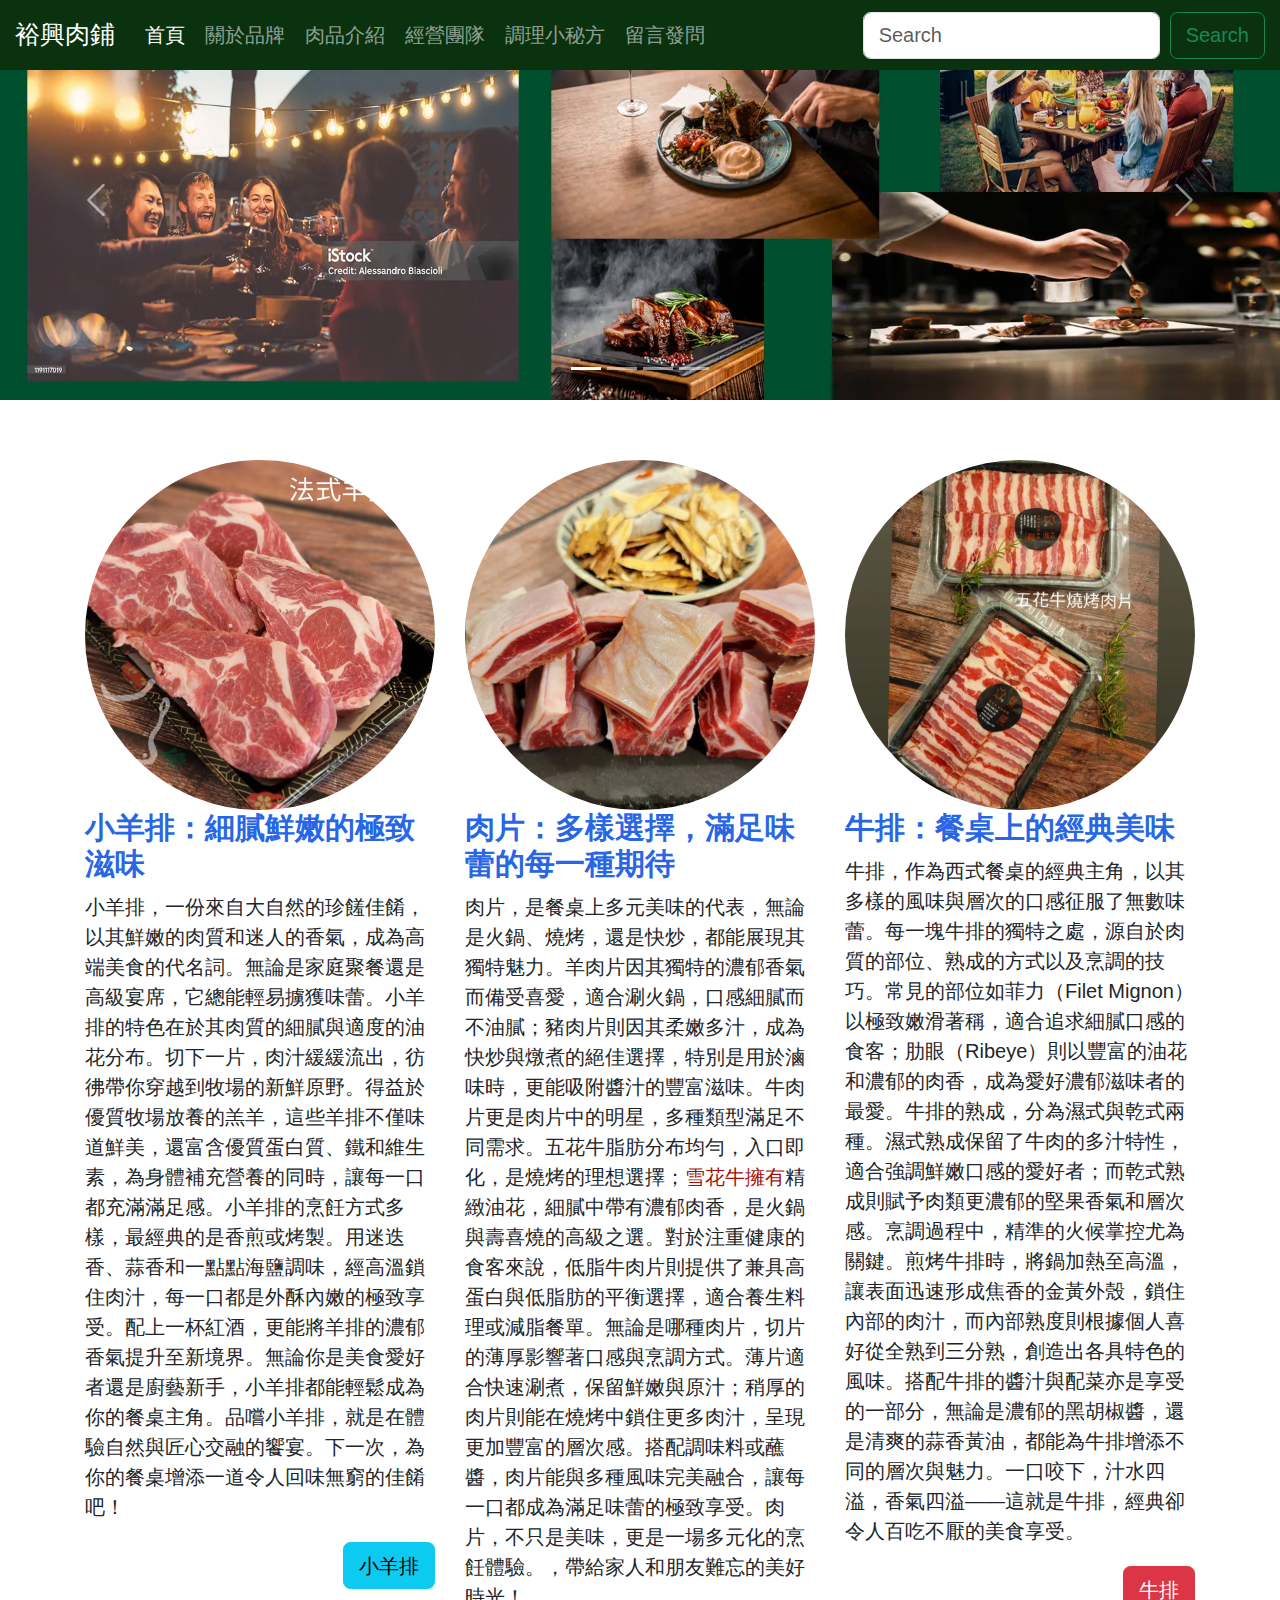
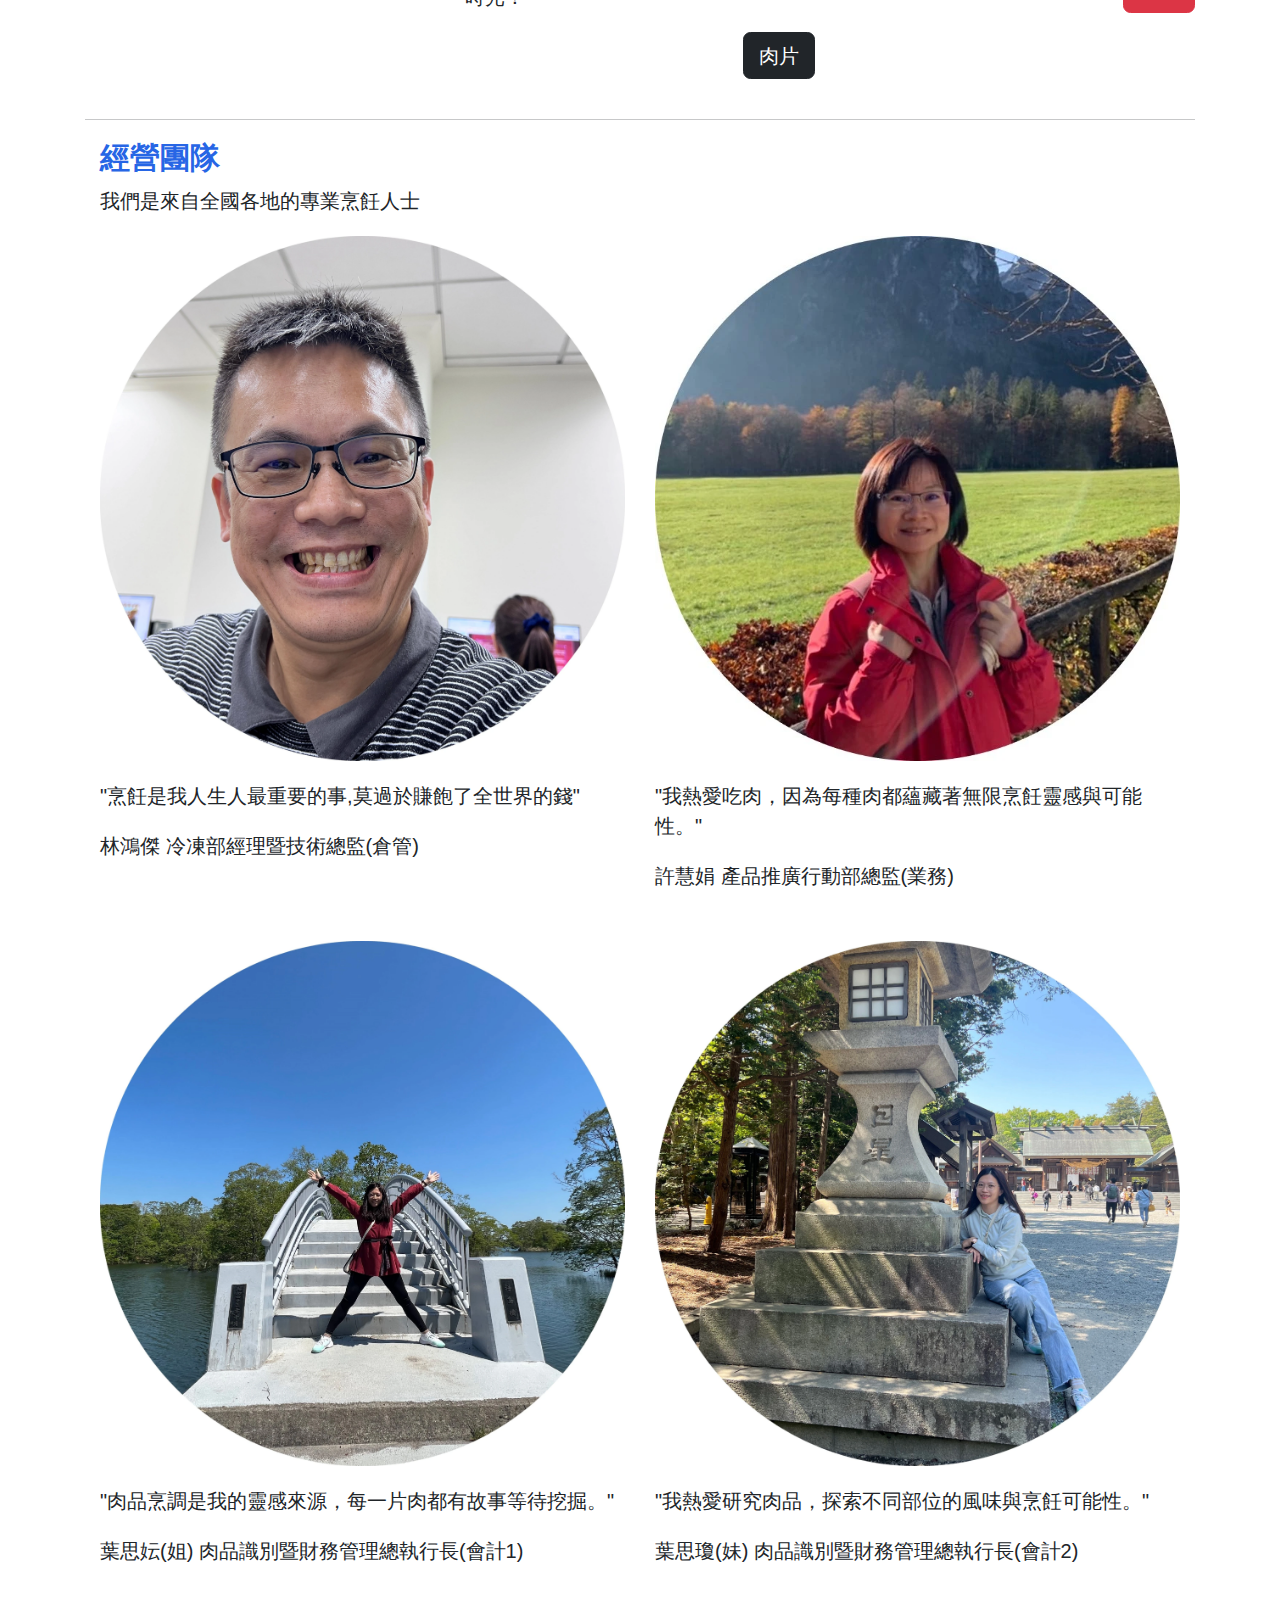
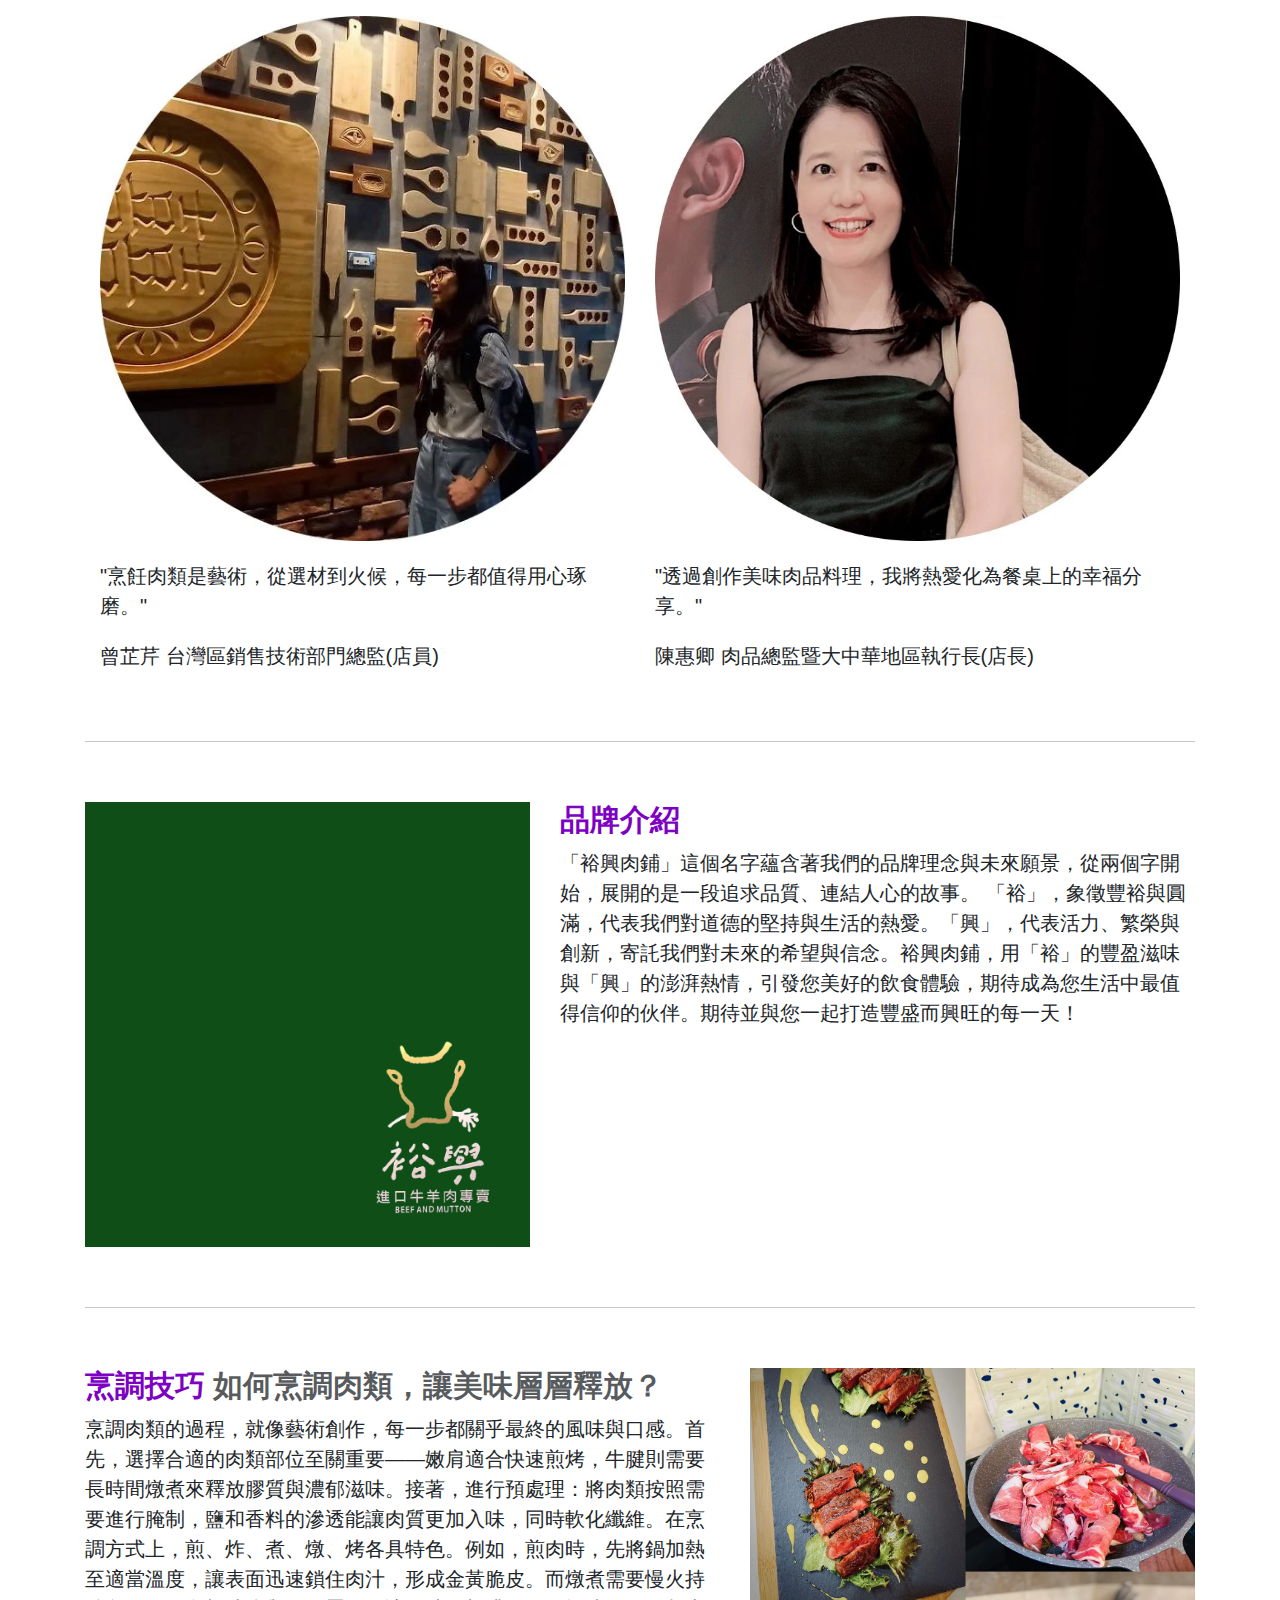
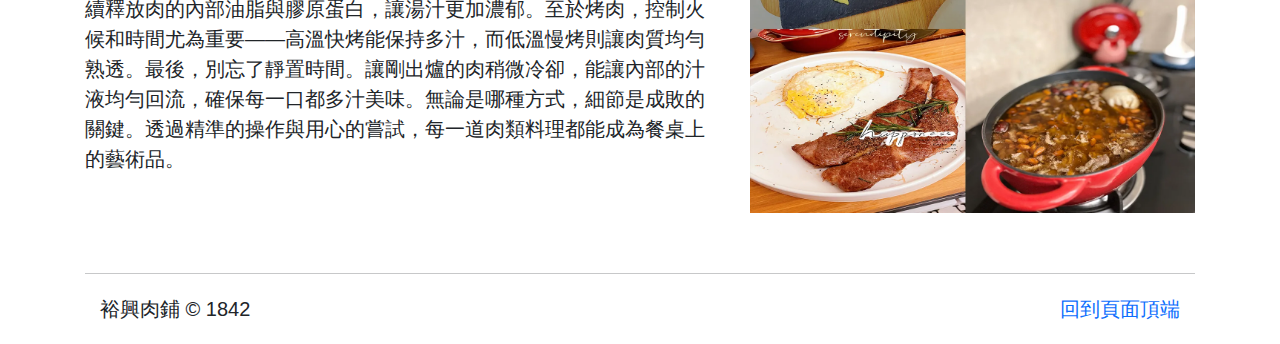
<file: index.html>
<!doctype html>
<html lang="Zh-Hant-TW">
<head>
    <meta charset="UTF-8">
    <meta name="viewport" content="width=device-width, initial-scale=1">
    <meta name="author" content="裕興肉鋪">
    <meta name="description" content="裕興肉鋪，彰化員林高品質肉品專賣店，提供羊肉、雪花牛、低脂牛、翼阪牛、骰子牛、嫩煎牛、牛排、低脂牛、小羔羊等精選肉品，適合火鍋、燒烤與高端宴席，滿足各種烹調需求，讓每一餐都成為饗宴。">
    <meta name="generator" content="Visual Studio Code">
    <meta name="keywords" content="裕興肉鋪,彰化員林,肉品專賣店,羊肉,牛肉,牛排,低脂牛,翼阪牛,雪花牛,小羔羊,小羊排,高端美食,家庭聚餐,高級宴席,迷迭香羊排,紅酒搭配,火鍋肉片,燒烤肉片,牛肉片,羊肉片,豬肉片,減脂料理,養生料理,烹調技巧,嫩肩牛肉,牛腱燉煮,乾式熟成,濕式熟成,黑胡椒醬牛排,蒜香黃油牛排,美食饗宴,藝術烹飪,肉品批發,餐桌佳餚">
    <!--favicon-->
    <link rel="shortcut icon" href="/favicon.png">
  <title>裕興肉鋪-首頁</title>
  <link href="https://cdn.jsdelivr.net/npm/bootstrap@5.3.3/dist/css/bootstrap.min.css" rel="stylesheet" integrity="sha384-QWTKZyjpPEjISv5WaRU9OFeRpok6YctnYmDr5pNlyT2bRjXh0JMhjY6hW+ALEwIH" crossorigin="anonymous">
  <link rel="stylesheet" href="css/custom.css">
    <!--GA 追踪分析-->
</head>
  <body>
   <header class="fixed-top">
    <nav class="navbar navbar-expand-lg bg-dark navbar-dark">
      <div class="container-fluid">
        <a class="navbar-brand" href="#">裕興肉鋪</a>
        <button class="navbar-toggler" type="button" data-bs-toggle="collapse" data-bs-target="#navbarSupportedContent" aria-controls="navbarSupportedContent" aria-expanded="false" aria-label="Toggle navigation">
          <span class="navbar-toggler-icon"></span>
        </button>
        <div class="collapse navbar-collapse" id="navbarSupportedContent">
          <ul class="navbar-nav me-auto mb-2 mb-lg-0">
            <li class="nav-item">
              <a class="nav-link active" aria-current="page" href="index.html">首頁</a>
            </li>
            <li class="nav-item">
            <a class="nav-link" href="about.html">關於品牌</a>
            </li>
            <li class="nav-item">
            <a class="nav-link" href="viewpoint.html">肉品介紹</a>
            </li>
            <li class="nav-item">
              <a class="nav-link" href="hotel.html">經營團隊</a>
            </li>            
            <li class="nav-item">
              <a class="nav-link" href="safe.html">調理小秘方</a>
            </li>            
            <li class="nav-item">
              <a class="nav-link" href="https://toolkit.url.com.tw/bbs/index.php?email=bbs@trial-157895.url.tw" target="_blank">留言發問</a>
            </li>
          </ul>      
          <form class="d-flex" role="search">
            <input class="form-control me-2" type="search" placeholder="Search" aria-label="Search">
            <button class="btn btn-outline-success" type="submit">Search</button>
          </form>        
        </div>      
      </div>    
    </nav>   
  </header>   
   <main>
    <div id="carouselExampleIndicators" class="carousel slide">
      <div class="carousel-indicators">
        <button type="button" data-bs-target="#carouselExampleIndicators" data-bs-slide-to="0" class="active" aria-current="true" aria-label="Slide 1"></button>
        <button type="button" data-bs-target="#carouselExampleIndicators" data-bs-slide-to="1" aria-label="Slide 2"></button>
        <button type="button" data-bs-target="#carouselExampleIndicators" data-bs-slide-to="2" aria-label="Slide 3"></button>
        <button type="button" data-bs-target="#carouselExampleIndicators" data-bs-slide-to="3" aria-label="Slide 4"></button>
       </div>
      <div class="carousel-inner">
        <div class="carousel-item active">
          <img src="images/index/BEEF/02.webp" class="d-block w-100" alt="裕興肉鋪" title="裕興肉鋪" aria-label="裕興肉鋪">
        </div>
        <div class="carousel-item">
          <img src="images/index/BEEF/01.webp" class="d-block w-100" alt="裕興肉鋪" title="裕興肉鋪" aria-label="裕興肉鋪">
        </div>
        <div class="carousel-item">
          <img src="images/index/BEEF/03.webp" class="d-block w-100" alt="裕興肉鋪" title="裕興肉鋪" aria-label="裕興肉鋪">
        </div>
        <div class="carousel-item">
          <img src="images/index/BEEF/04.webp" class="d-block w-100" alt="裕興肉鋪" title="裕興肉鋪" aria-label="裕興肉鋪">
        </div>
      </div>
      <button class="carousel-control-prev" type="button" data-bs-target="#carouselExampleIndicators" data-bs-slide="prev">
        <span class="carousel-control-prev-icon" aria-hidden="true"></span>
        <span class="visually-hidden">Previous</span>
      </button>
      <button class="carousel-control-next" type="button" data-bs-target="#carouselExampleIndicators" data-bs-slide="next">
        <span class="carousel-control-next-icon" aria-hidden="true"></span>
        <span class="visually-hidden">Next</span>
      </button>
    </div>
    <div class="container">
      <div class="row">
        
        <div class="col-lg-4 order-md-0 mt-5">
            <img src="images/index/BEEF/05.webp" class="rounded-circle w-100" title="小羊排" alt="小羊排" aria-label="小羊排" >
          <div class="card-body">
            <h2 class="">小羊排：細膩鮮嫩的極致滋味</h2>
            <p class="card-text">小羊排，一份來自大自然的珍饈佳餚，以其鮮嫩的肉質和迷人的香氣，成為高端美食的代名詞。無論是家庭聚餐還是高級宴席，它總能輕易擄獲味蕾。小羊排的特色在於其肉質的細膩與適度的油花分布。切下一片，肉汁緩緩流出，彷彿帶你穿越到牧場的新鮮原野。得益於優質牧場放養的羔羊，這些羊排不僅味道鮮美，還富含優質蛋白質、鐵和維生素，為身體補充營養的同時，讓每一口都充滿滿足感。小羊排的烹飪方式多樣，最經典的是香煎或烤製。用迷迭香、蒜香和一點點海鹽調味，經高溫鎖住肉汁，每一口都是外酥內嫩的極致享受。配上一杯紅酒，更能將羊排的濃郁香氣提升至新境界。無論你是美食愛好者還是廚藝新手，小羊排都能輕鬆成為你的餐桌主角。品嚐小羊排，就是在體驗自然與匠心交融的饗宴。下一次，為你的餐桌增添一道令人回味無窮的佳餚吧！</p>
            <p class="text-end"><a href="https://zh.wikipedia.org/zh-tw/%E7%BE%8A%E6%8E%92" target="_blank" class="btn btn-info" role="button">小羊排</a></p>
          </div>
        </div>
        
        <div class="col-lg-4 order-md-1 mt-5">
            <img src="images/index/BEEF/07.webp" class="rounded-circle w-100" title="小羔羊" alt="小羔羊" aria-label="小羔羊" >
          <div class="card-body">
            <h2 class="">肉片：多樣選擇，滿足味蕾的每一種期待</h2>
            <p class="card-text">肉片，是餐桌上多元美味的代表，無論是火鍋、燒烤，還是快炒，都能展現其獨特魅力。羊肉片因其獨特的濃郁香氣而備受喜愛，適合涮火鍋，口感細膩而不油膩；豬肉片則因其柔嫩多汁，成為快炒與燉煮的絕佳選擇，特別是用於滷味時，更能吸附醬汁的豐富滋味。牛肉片更是肉片中的明星，多種類型滿足不同需求。五花牛脂肪分布均勻，入口即化，是燒烤的理想選擇；<span class="text-orange">雪花牛擁有</span>精緻油花，細膩中帶有濃郁肉香，是火鍋與壽喜燒的高級之選。對於注重健康的食客來說，低脂牛肉片則提供了兼具高蛋白與低脂肪的平衡選擇，適合養生料理或減脂餐單。無論是哪種肉片，切片的薄厚影響著口感與烹調方式。薄片適合快速涮煮，保留鮮嫩與原汁；稍厚的肉片則能在燒烤中鎖住更多肉汁，呈現更加豐富的層次感。搭配調味料或蘸醬，肉片能與多種風味完美融合，讓每一口都成為滿足味蕾的極致享受。肉片，不只是美味，更是一場多元化的烹飪體驗。，帶給家人和朋友難忘的美好時光！</p>
            <p class="text-end"><a href="https://zh.wikipedia.org/zh-tw/%E7%BE%8A%E8%82%89" target="_blank" class="btn btn-dark" role="button">肉片</a></p>
          </div>
        </div>           
        
        <div class="col-lg-4 order-md-2 mt-5">
            <img src="images/index/BEEF/06.webp" class="rounded-circle w-100" title="五花牛" alt="五花牛" aria-label="五花牛" >
          <div class="card-body">
            <h2 class="">牛排：餐桌上的經典美味</h2>
            <p class="card-text">牛排，作為西式餐桌的經典主角，以其多樣的風味與層次的口感征服了無數味蕾。每一塊牛排的獨特之處，源自於肉質的部位、熟成的方式以及烹調的技巧。常見的部位如菲力（Filet Mignon）以極致嫩滑著稱，適合追求細膩口感的食客；肋眼（Ribeye）則以豐富的油花和濃郁的肉香，成為愛好濃郁滋味者的最愛。牛排的熟成，分為濕式與乾式兩種。濕式熟成保留了牛肉的多汁特性，適合強調鮮嫩口感的愛好者；而乾式熟成則賦予肉類更濃郁的堅果香氣和層次感。烹調過程中，精準的火候掌控尤為關鍵。煎烤牛排時，將鍋加熱至高溫，讓表面迅速形成焦香的金黃外殼，鎖住內部的肉汁，而內部熟度則根據個人喜好從全熟到三分熟，創造出各具特色的風味。搭配牛排的醬汁與配菜亦是享受的一部分，無論是濃郁的黑胡椒醬，還是清爽的蒜香黃油，都能為牛排增添不同的層次與魅力。一口咬下，汁水四溢，香氣四溢——這就是牛排，經典卻令人百吃不厭的美食享受。</p>
            <p class="text-end"><a href="https://zh.wikipedia.org/zh-tw/%E5%92%8C%E7%89%9B" target="_blank" class="btn btn-danger" role="button">牛排</a></p>
          </div>
        </div>
    </div>
    <hr>
        <!-- Testimonials Section -->
        <section class="testimonials-12 testimonials section" id="testimonials">
          <!-- Section Title -->
          <div class="container section-title" data-aos="fade-up">
            <h2>經營團隊</h2>
            <p>我們是來自全國各地的專業烹飪人士</p>
          </div><!-- End Section Title -->
    
          <div class="testimonial-wrap">
            <div class="container">
              <div class="row">
                <div class="col-md-6 mb-4 mb-md-4"> 
                  <div class="testimonial">
                    <img src="images/index/BEEF/10-800_800_C.webp" class="img-fluid mx-auto" title="林鴻傑" alt="林鴻傑" aria-label="林鴻傑" >
                    <blockquote>
                      <p class="mt-3">"烹飪是我人生人最重要的事,莫過於賺飽了全世界的錢"</p>
                    </blockquote>
                    <p class="client-name"> 林鴻傑  冷凍部經理暨技術總監(倉管)</p>
                  </div>
                </div>
                <div class="col-md-6 mb-4 mb-md-4">
                  <div class="testimonial">
                    <img src="images/index/BEEF/11-800_800_C.webp" class="img-fluid mx-auto" title="許慧娟" alt="許慧娟" aria-label="許慧娟" >
                    <blockquote>
                      <p class="mt-3">"我熱愛吃肉，因為每種肉都蘊藏著無限烹飪靈感與可能性。"</p>
                    </blockquote>
                    <p class="client-name">許慧娟  產品推廣行動部總監(業務)</p>
                  </div>
                </div>
                <div class="col-md-6 mb-4 mb-md-4">
                  <div class="testimonial">
                    <img src="images/index/BEEF/12-800_800_C.webp" class="img-fluid mx-auto" title="葉思妘" alt="葉思妘" aria-label="葉思妘" >
                    <blockquote>
                      <p class="mt-3">"肉品烹調是我的靈感來源，每一片肉都有故事等待挖掘。"</p>
                    </blockquote>
                    <p class="client-name">葉思妘(姐)  肉品識別暨財務管理總執行長(會計1)</p>
                  </div>
                </div>
                <div class="col-md-6 mb-4 mb-md-4">
                  <div class="testimonial">
                    <img src="images/index/BEEF/13-800_800_C.webp" class="img-fluid mx-auto" title="葉思妘" alt="葉思妘" aria-label="葉思妘" >
                    <blockquote>
                      <p class="mt-3">"我熱愛研究肉品，探索不同部位的風味與烹飪可能性。"</p>
                      <blockquote>
                      <p class="client-name">葉思瓊(妹)  肉品識別暨財務管理總執行長(會計2)</p>
                  </div>
                </div>
                <div class="col-md-6 mb-4 mb-md-4">
                  <div class="testimonial">
                    <img src="images/index/BEEF/14-800_800_C.webp" class="img-fluid mx-auto" title="曾芷芹" alt="曾芷芹" aria-label="曾芷芹" >
                    <blockquote>
                      <p class="mt-3">"烹飪肉類是藝術，從選材到火候，每一步都值得用心琢磨。"</p>
                    </blockquote>
                    <p class="client-name">曾芷芹  台灣區銷售技術部門總監(店員)</p>
                  </div>
                </div>
                <div class="col-md-6 mb-4 mb-md-4">
                  <div class="testimonial">
                    <img src="images/index/BEEF/15-800_800_C.webp" class="img-fluid mx-auto" title="陳惠卿" alt="陳惠卿" aria-label="陳惠卿" >
                    <blockquote>
                      <p class="mt-3">"透過創作美味肉品料理，我將熱愛化為餐桌上的幸福分享。"</p>
                    </blockquote>
                    <p class="client-name">陳惠卿  肉品總監暨大中華地區執行長(店長)</p>
                  </div>
                </div>
              </div>
            </div>
          </div>
        </section><!-- /Testimonials Section -->
     <hr>
     <div class="row my-5">
    <div class="col-md-5">
      <img src="images/index/BEEF/09.webp" class="img-fluid mx-auto" title="品牌介紹" alt="品牌介紹" aria-label="品牌介紹" >
    </div>
    <div class="col-md-7">
      <h3>品牌介紹<span class="text-muted"> </span></h3>
      <p>「裕興肉鋪」這個名字蘊含著我們的品牌理念與未來願景，從兩個字開始，展開的是一段追求品質、連結人心的故事。
        「裕」，象徵豐裕與圓滿，代表我們對道德的堅持與生活的熱愛。「興」，代表活力、繁榮與創新，寄託我們對未來的希望與信念。裕興肉鋪，用「裕」的豐盈滋味與「興」的澎湃熱情，引發您美好的飲食體驗，期待成為您生活中最值得信仰的伙伴。期待並與您一起打造豐盛而興旺的每一天！</p>
    </div>
     </div>
     <hr>
    <div class="row my-5">
     <div class="col-md-7">
      <h3>烹調技巧<span class="text-muted"> 如何烹調肉類，讓美味層層釋放？</span></h3>
      <p>烹調肉類的過程，就像藝術創作，每一步都關乎最終的風味與口感。首先，選擇合適的肉類部位至關重要——嫩肩適合快速煎烤，牛腱則需要長時間燉煮來釋放膠質與濃郁滋味。接著，進行預處理：將肉類按照需要進行腌制，鹽和香料的滲透能讓肉質更加入味，同時軟化纖維。在烹調方式上，煎、炸、煮、燉、烤各具特色。例如，煎肉時，先將鍋加熱至適當溫度，讓表面迅速鎖住肉汁，形成金黃脆皮。而燉煮需要慢火持續釋放肉的內部油脂與膠原蛋白，讓湯汁更加濃郁。至於烤肉，控制火候和時間尤為重要——高溫快烤能保持多汁，而低溫慢烤則讓肉質均勻熟透。最後，別忘了靜置時間。讓剛出爐的肉稍微冷卻，能讓內部的汁液均勻回流，確保每一口都多汁美味。無論是哪種方式，細節是成敗的關鍵。透過精準的操作與用心的嘗試，每一道肉類料理都能成為餐桌上的藝術品。
      </p>
    </div>
    <div class="col-md-5">
      <img src="images/index/BEEF/08.webp" class="img-fluid mx-auto" title="烹調技巧" alt="烹調技巧" aria-label="烹調技巧" >
    </div>
    </div>  
   <hr>
   <footer class="container" >
    <p class="float-end"><a href="#top" >回到頁面頂端</a></p>
    <p>裕興肉鋪 &copy; 1842</p>
   </footer>
  
  </main> 
  <script src="https://cdn.jsdelivr.net/npm/bootstrap@5.3.3/dist/js/bootstrap.bundle.min.js" integrity="sha384-YvpcrYf0tY3lHB60NNkmXc5s9fDVZLESaAA55NDzOxhy9GkcIdslK1eN7N6jIeHz" crossorigin="anonymous"></script>
  </body>
</html>
</file>
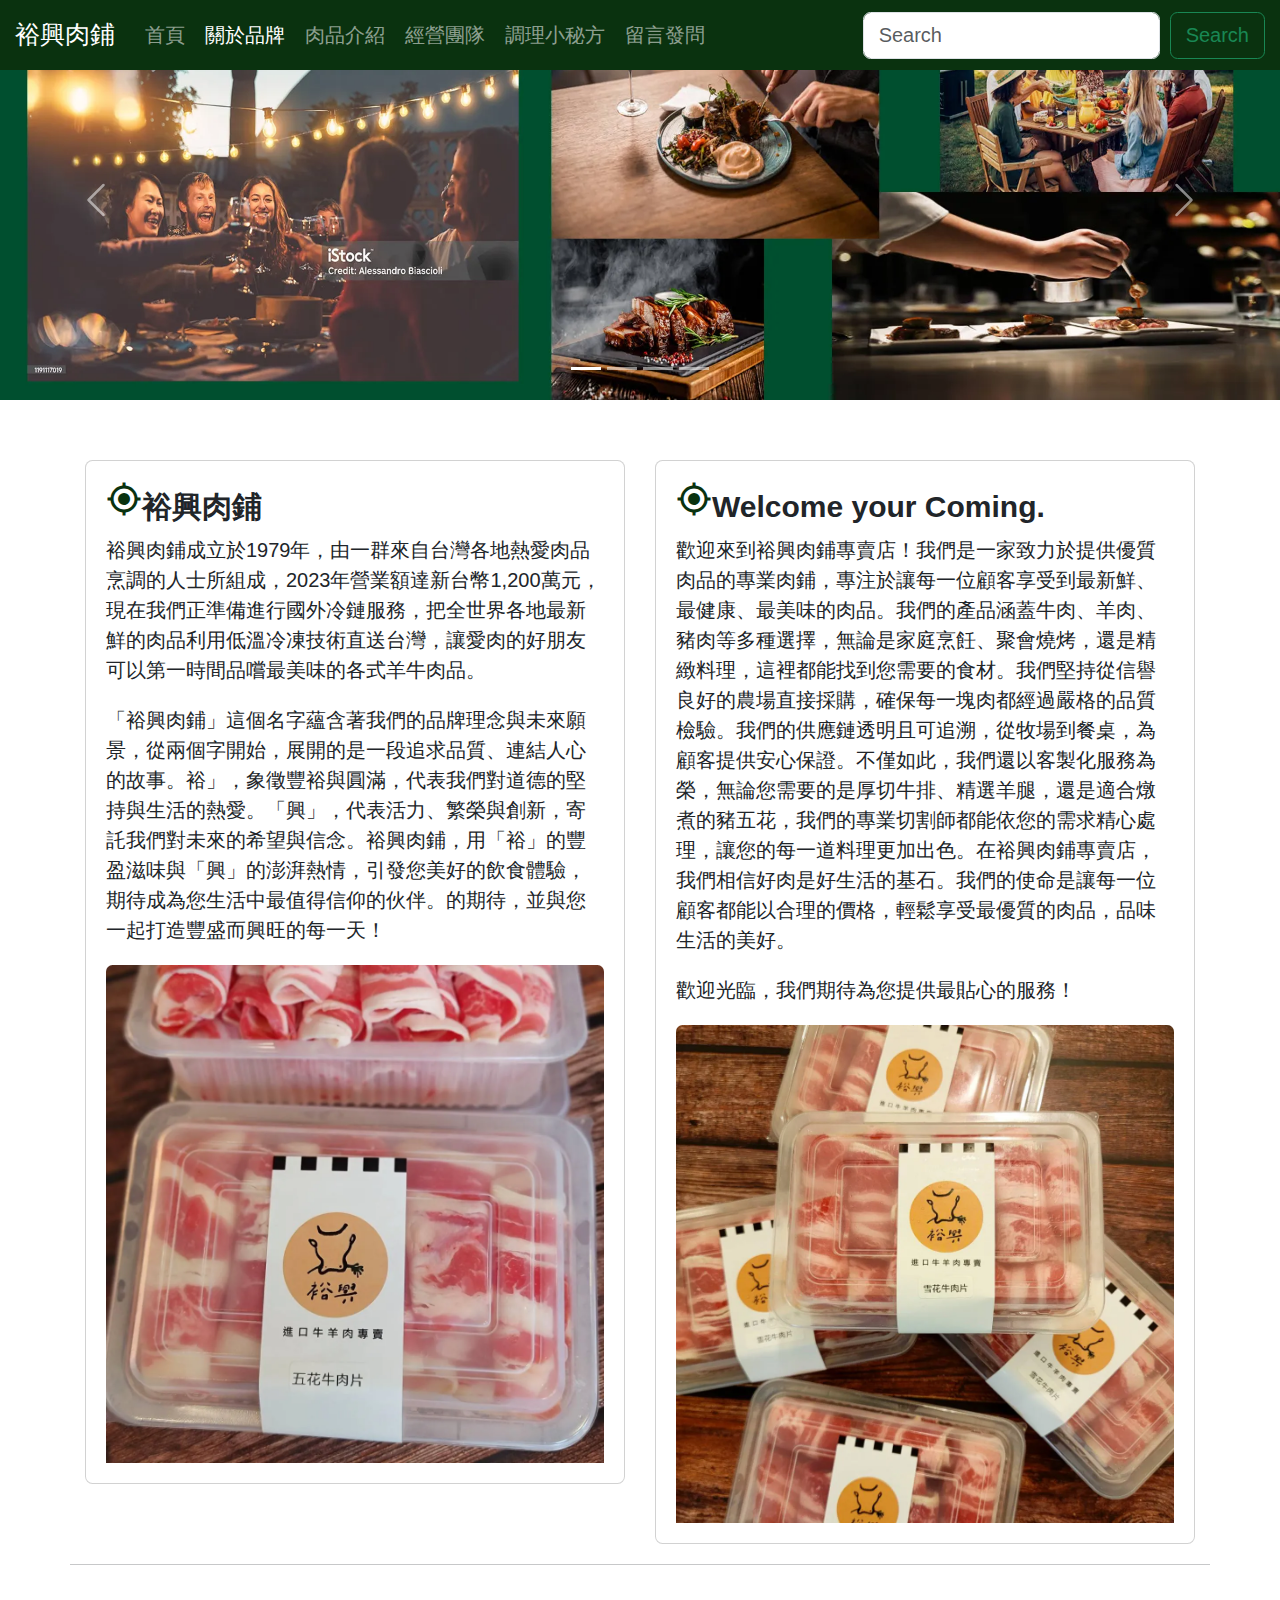
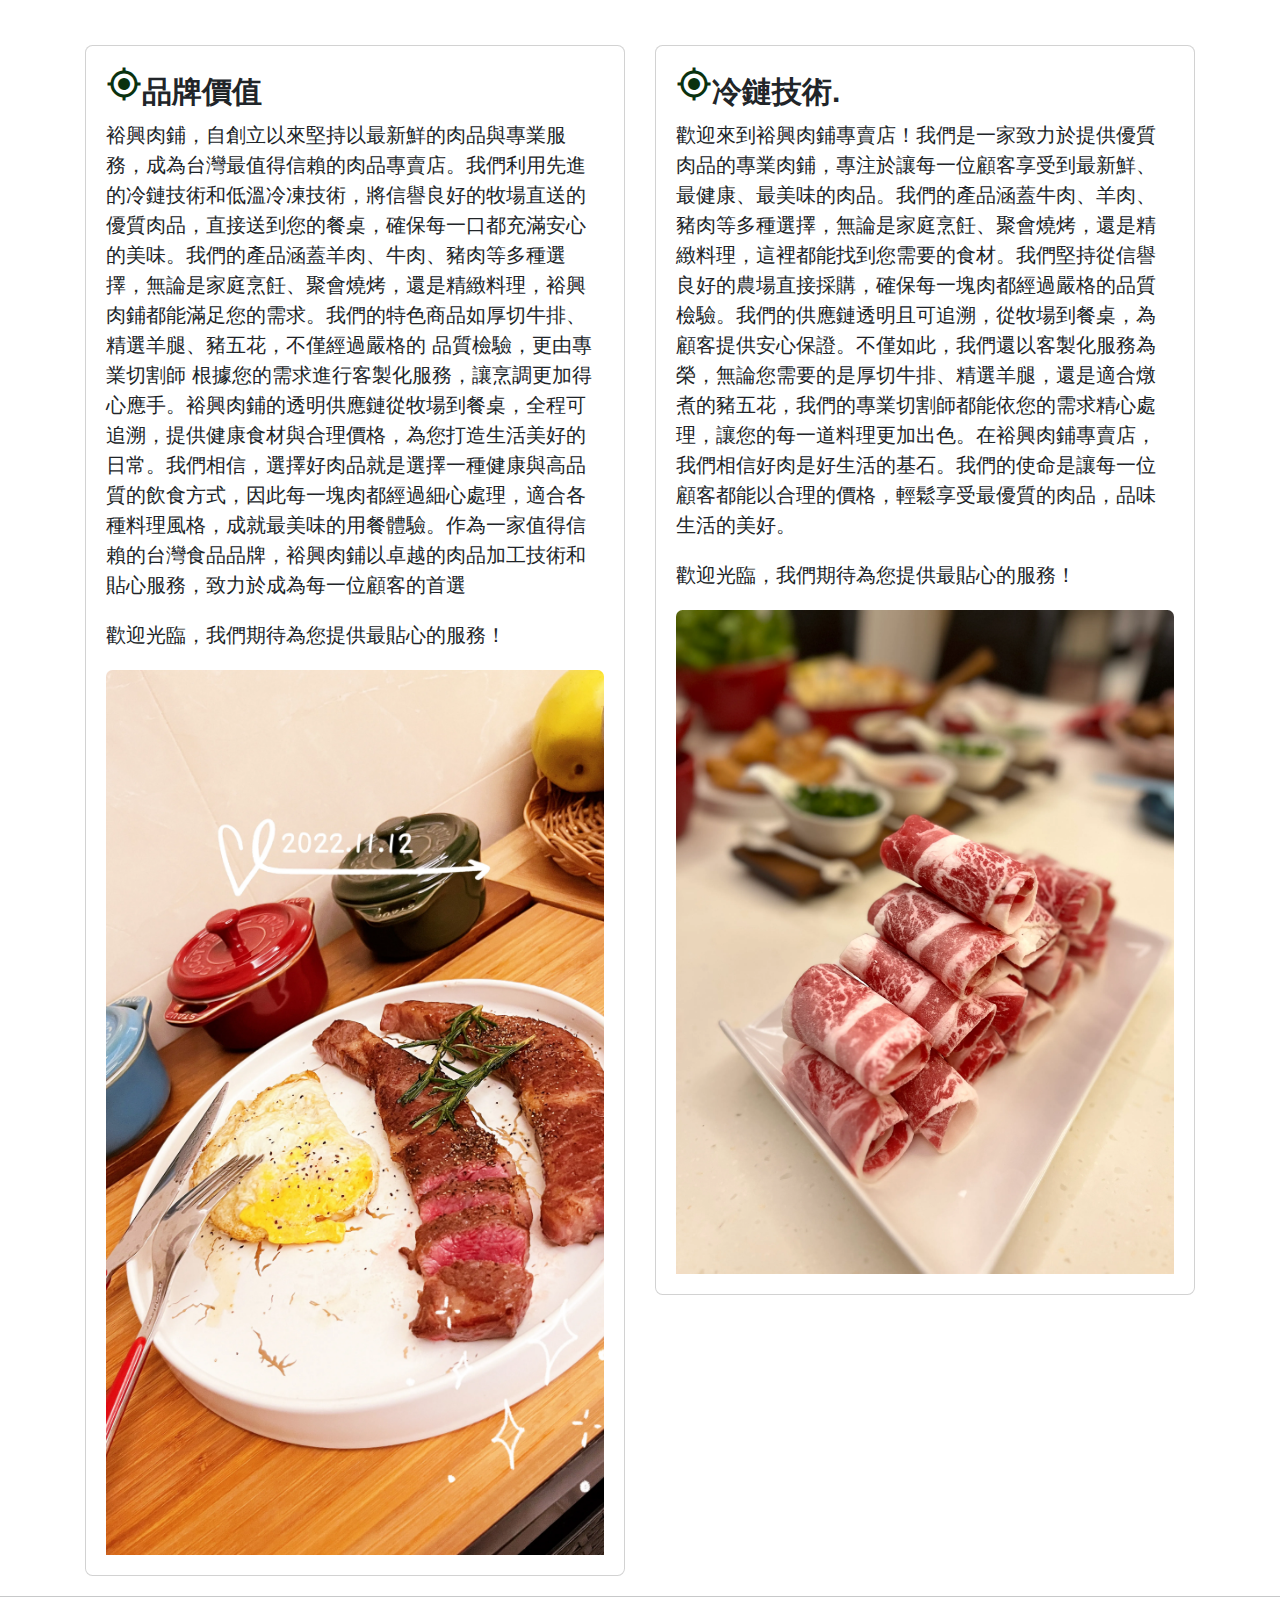
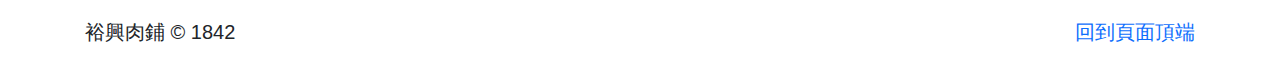
<file: about.html>
<!doctype html>
<html lang="Zh-Hant-TW">
<head>
    <meta charset="UTF-8">
    <meta name="viewport" content="width=device-width, initial-scale=1">
    <meta name="author" content="裕興肉鋪">
    <meta name="description" content="裕興肉鋪,台灣肉品專賣店,冷鏈技術,低溫冷凍,新鮮肉品,優質肉品,羊肉,牛肉,豬肉,家庭烹飪,聚會燒烤,精緻料理,厚切牛排,精選羊腿,豬五花,專業肉鋪,肉品直送,透明供應鏈,品質檢驗,牧場直送,合理價格,客製化服務,健康食材,美味肉品,1979年創立,食品品牌,專業切割師,肉品加工,生活美好,信譽農場,最新鮮肉品,健康飲食,台灣食品品牌,貼心服務">
    <meta name="generator" content="Visual Studio Code">
    <meta name="keywords" content="裕興肉鋪">
    <!--favicon-->
    <link rel="shortcut icon" href="/favicon.png">
  <title>裕興肉鋪-關於品牌</title>
  <link href="https://cdn.jsdelivr.net/npm/bootstrap@5.3.3/dist/css/bootstrap.min.css" rel="stylesheet" integrity="sha384-QWTKZyjpPEjISv5WaRU9OFeRpok6YctnYmDr5pNlyT2bRjXh0JMhjY6hW+ALEwIH" crossorigin="anonymous">
  <link rel="stylesheet" href="https://fonts.googleapis.com/icon?family=Material+Icons">
  <link rel="stylesheet" href="css/custom.css">
    <!--GA 追踪分析-->
    </head>
  <body>
   <header class="fixed-top">
    <nav class="navbar navbar-expand-lg bg-dark navbar-dark">
      <div class="container-fluid">
        <a class="navbar-brand" href="#">裕興肉鋪</a>
        <button class="navbar-toggler" type="button" data-bs-toggle="collapse" data-bs-target="#navbarSupportedContent" aria-controls="navbarSupportedContent" aria-expanded="false" aria-label="Toggle navigation">
          <span class="navbar-toggler-icon"></span>
        </button>
        <div class="collapse navbar-collapse" id="navbarSupportedContent">
          <ul class="navbar-nav me-auto mb-2 mb-lg-0">
            <li class="nav-item">
              <a class="nav-link" href="index.html">首頁</a>
            </li>
            <li class="nav-item">
            <a class="nav-link active" aria-current="page" href="about.html">關於品牌</a>
            </li>
            <li class="nav-item">
            <a class="nav-link" href="viewpoint.html">肉品介紹</a>
            </li>
            <li class="nav-item">
              <a class="nav-link" href="hotel.html">經營團隊</a>
            </li>            
            <li class="nav-item">
              <a class="nav-link" href="safe.html">調理小秘方</a>
            </li>            
            <li class="nav-item">
              <a class="nav-link" href="https://toolkit.url.com.tw/bbs/index.php?email=bbs@trial-157895.url.tw" target="_blank">留言發問</a>
                      </li>
          </ul>      
          <form class="d-flex" role="search">
            <input class="form-control me-2" type="search" placeholder="Search" aria-label="Search">
            <button class="btn btn-outline-success" type="submit">Search</button>
          </form>        
        </div>      
      </div>    
    </nav>   
  </header>   
   <main>
    <div id="carouselExampleIndicators" class="carousel slide">
      <div class="carousel-indicators">
        <button type="button" data-bs-target="#carouselExampleIndicators" data-bs-slide-to="0" class="active" aria-current="true" aria-label="Slide 1"></button>
        <button type="button" data-bs-target="#carouselExampleIndicators" data-bs-slide-to="1" aria-label="Slide 2"></button>
        <button type="button" data-bs-target="#carouselExampleIndicators" data-bs-slide-to="2" aria-label="Slide 3"></button>
        <button type="button" data-bs-target="#carouselExampleIndicators" data-bs-slide-to="3" aria-label="Slide 4"></button>
       </div>
      <div class="carousel-inner">
        <div class="carousel-item active">
          <img src="images/index/BEEF/02.webp" class="d-block w-100" alt="裕興肉鋪" title="裕興肉鋪" aria-label="裕興肉鋪">
        </div>
        <div class="carousel-item">
          <img src="images/index/BEEF/01.webp" class="d-block w-100" alt="裕興肉鋪" title="裕興肉鋪" aria-label="裕興肉鋪">
        </div>
        <div class="carousel-item">
          <img src="images/index/BEEF/03.webp" class="d-block w-100" alt="裕興肉鋪" title="裕興肉鋪" aria-label="裕興肉鋪">
        </div>
        <div class="carousel-item">
          <img src="images/index/BEEF/04.webp" class="d-block w-100" alt="裕興肉鋪" title="裕興肉鋪" aria-label="裕興肉鋪">
        </div>
      </div>
      <button class="carousel-control-prev" type="button" data-bs-target="#carouselExampleIndicators" data-bs-slide="prev">
        <span class="carousel-control-prev-icon" aria-hidden="true"></span>
        <span class="visually-hidden">Previous</span>
      </button>
      <button class="carousel-control-next" type="button" data-bs-target="#carouselExampleIndicators" data-bs-slide="next">
        <span class="carousel-control-next-icon" aria-hidden="true"></span>
        <span class="visually-hidden">Next</span>
      </button>
    </div>
    <div class="container">
     <div class="row">
        <div class="col-lg-6">
            <div class="card mt-5">
                <div class="card-body">
                  <h2 class="card-title"><i class="material-icons" style="font-size:36px;color:rgb(10,50, 15)">gps_fixed</i>裕興肉鋪</h2>
                  <p class="card-text">裕興肉鋪成立於1979年，由一群來自台灣各地熱愛肉品烹調的人士所組成，2023年營業額達新台幣1,200萬元，現在我們正準備進行國外冷鏈服務，把全世界各地最新鮮的肉品利用低溫冷凍技術直送台灣，讓愛肉的好朋友可以第一時間品嚐最美味的各式羊牛肉品。</p>
                  <p class="card-text">「裕興肉鋪」這個名字蘊含著我們的品牌理念與未來願景，從兩個字開始，展開的是一段追求品質、連結人心的故事。裕」，象徵豐裕與圓滿，代表我們對道德的堅持與生活的熱愛。「興」，代表活力、繁榮與創新，寄託我們對未來的希望與信念。裕興肉鋪，用「裕」的豐盈滋味與「興」的澎湃熱情，引發您美好的飲食體驗，期待成為您生活中最值得信仰的伙伴。的期待，並與您一起打造豐盛而興旺的每一天！</p>
                  <img src="images/about/60.webp" class="card-img-top" alt="裕興肉鋪" title="裕興肉鋪" aria-label="裕興肉鋪">
                </div>
              </div>
            </div>
        <div class="col-lg-6">
            <div class="card mt-5">
                <div class="card-body">
                  <h2 class="card-title"><i class="material-icons" style="font-size:36px;color:rgb(10,50, 15)">gps_fixed</i>Welcome your Coming.</h2>
                  <p class="card-text">歡迎來到裕興肉鋪專賣店！我們是一家致力於提供優質肉品的專業肉鋪，專注於讓每一位顧客享受到最新鮮、最健康、最美味的肉品。我們的產品涵蓋牛肉、羊肉、豬肉等多種選擇，無論是家庭烹飪、聚會燒烤，還是精緻料理，這裡都能找到您需要的食材。我們堅持從信譽良好的農場直接採購，確保每一塊肉都經過嚴格的品質檢驗。我們的供應鏈透明且可追溯，從牧場到餐桌，為顧客提供安心保證。不僅如此，我們還以客製化服務為榮，無論您需要的是厚切牛排、精選羊腿，還是適合燉煮的豬五花，我們的專業切割師都能依您的需求精心處理，讓您的每一道料理更加出色。在裕興肉鋪專賣店，我們相信好肉是好生活的基石。我們的使命是讓每一位顧客都能以合理的價格，輕鬆享受最優質的肉品，品味生活的美好。</p>
                  <p class="card-text"> 歡迎光臨，我們期待為您提供最貼心的服務！</p>
                  <img src="images/about/61.webp" class="card-img-top" alt="裕興肉鋪" title="裕興肉鋪" aria-label="裕興肉鋪">
                </div>
              </div>
            </div>
              <hr class="my-3">
        <div class="col-lg-6">
            <div class="card mt-5">
                <div class="card-body">
                  <h2 class="card-title"><i class="material-icons" style="font-size:36px;color:rgb(10,50, 15)">gps_fixed</i>品牌價值</h2>
                  <p class="card-text">裕興肉鋪，自創立以來堅持以最新鮮的肉品與專業服務，成為台灣最值得信賴的肉品專賣店。我們利用先進的冷鏈技術和低溫冷凍技術，將信譽良好的牧場直送的優質肉品，直接送到您的餐桌，確保每一口都充滿安心的美味。我們的產品涵蓋羊肉、牛肉、豬肉等多種選擇，無論是家庭烹飪、聚會燒烤，還是精緻料理，裕興肉鋪都能滿足您的需求。我們的特色商品如厚切牛排、精選羊腿、豬五花，不僅經過嚴格的 品質檢驗，更由專業切割師 根據您的需求進行客製化服務，讓烹調更加得心應手。裕興肉鋪的透明供應鏈從牧場到餐桌，全程可追溯，提供健康食材與合理價格，為您打造生活美好的日常。我們相信，選擇好肉品就是選擇一種健康與高品質的飲食方式，因此每一塊肉都經過細心處理，適合各種料理風格，成就最美味的用餐體驗。作為一家值得信賴的台灣食品品牌，裕興肉鋪以卓越的肉品加工技術和貼心服務，致力於成為每一位顧客的首選</p>
                  <p class="card-text"> 歡迎光臨，我們期待為您提供最貼心的服務！</p>
                  <img src="images/about/18.webp" class="card-img-top" alt="裕興肉鋪" title="裕興肉鋪" aria-label="裕興肉鋪">
                </div>
              </div>
        </div>
        <div class="col-lg-6">
            <div class="card mt-5">
                <div class="card-body">
                  <h2 class="card-title"><i class="material-icons" style="font-size:36px;color:rgb(10,50, 15)">gps_fixed</i>冷鏈技術.</h2>
                  <p class="card-text">歡迎來到裕興肉鋪專賣店！我們是一家致力於提供優質肉品的專業肉鋪，專注於讓每一位顧客享受到最新鮮、最健康、最美味的肉品。我們的產品涵蓋牛肉、羊肉、豬肉等多種選擇，無論是家庭烹飪、聚會燒烤，還是精緻料理，這裡都能找到您需要的食材。我們堅持從信譽良好的農場直接採購，確保每一塊肉都經過嚴格的品質檢驗。我們的供應鏈透明且可追溯，從牧場到餐桌，為顧客提供安心保證。不僅如此，我們還以客製化服務為榮，無論您需要的是厚切牛排、精選羊腿，還是適合燉煮的豬五花，我們的專業切割師都能依您的需求精心處理，讓您的每一道料理更加出色。在裕興肉鋪專賣店，我們相信好肉是好生活的基石。我們的使命是讓每一位顧客都能以合理的價格，輕鬆享受最優質的肉品，品味生活的美好。</p>
                  <p class="card-text"> 歡迎光臨，我們期待為您提供最貼心的服務！</p>
                  <img src="images/about/51.webp" class="card-img-top" alt="裕興肉鋪" title="裕興肉鋪" aria-label="裕興肉鋪">
                </div>
              </div>
        </div>

     </div>
    </div>
    <hr>  
    <footer class="container" >
    <p class="float-end"><a href="#top" >回到頁面頂端</a></p>
    <p>裕興肉鋪 &copy; 1842</p>
    </footer> 
  </main> 
    <script src="https://cdn.jsdelivr.net/npm/bootstrap@5.3.3/dist/js/bootstrap.bundle.min.js" integrity="sha384-YvpcrYf0tY3lHB60NNkmXc5s9fDVZLESaAA55NDzOxhy9GkcIdslK1eN7N6jIeHz" crossorigin="anonymous"></script>
  </body>
</html>
</file>
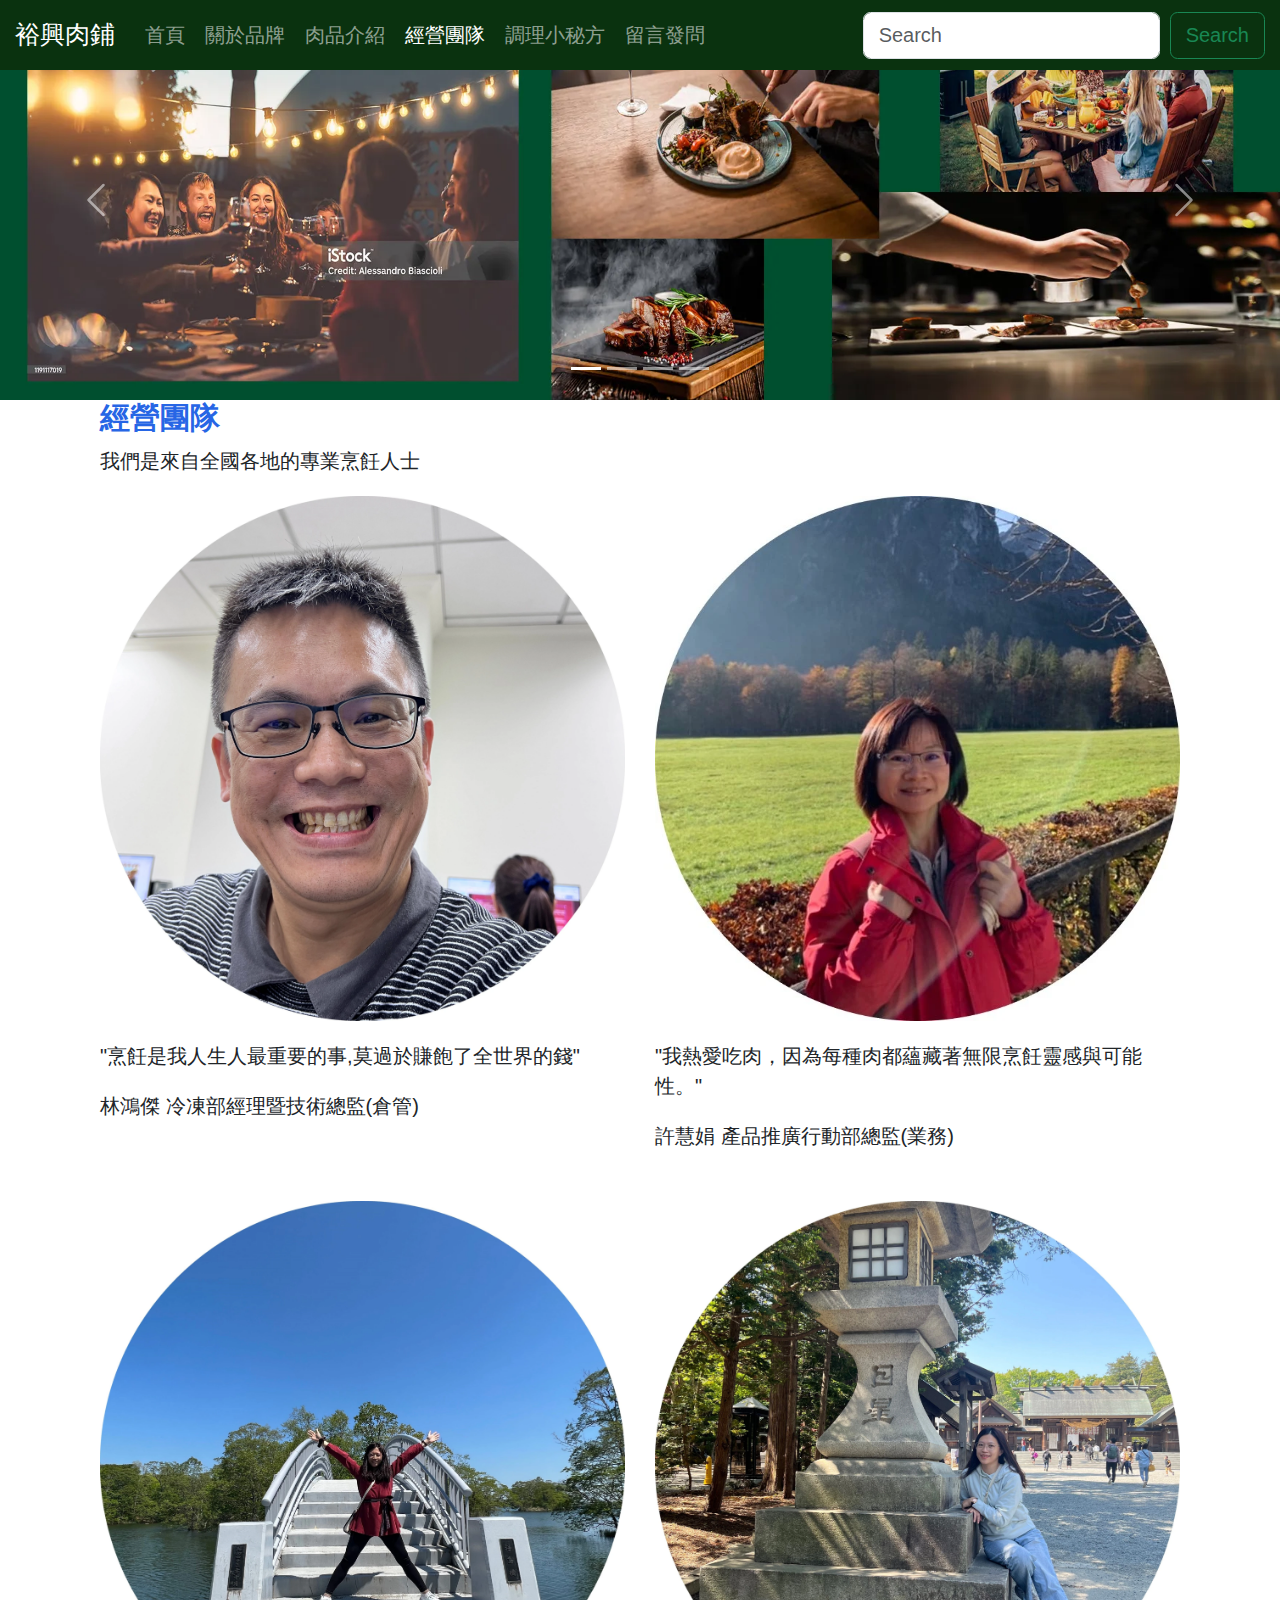
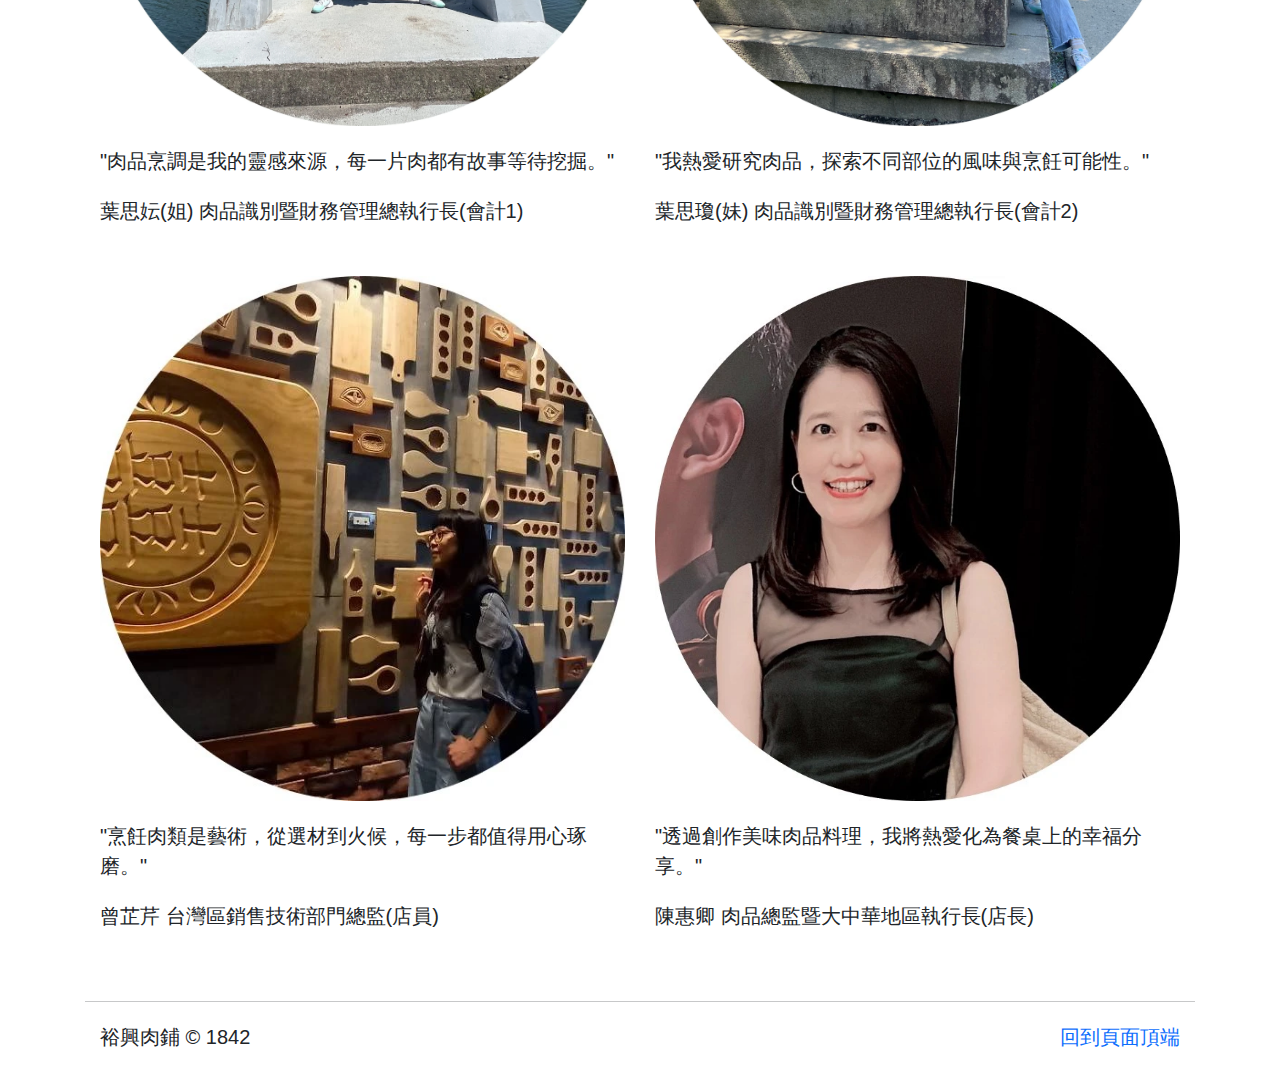
<file: hotel.html>
<!doctype html>
<html lang="Zh-Hant-TW">
<head>
    <meta charset="UTF-8">
    <meta name="viewport" content="width=device-width, initial-scale=1">
    <meta name="author" content="裕興肉鋪">
    <meta name="description" content="裕興肉鋪，彰化員林高品質肉品專賣店，提供羊肉、雪花牛、低脂牛、翼阪牛、骰子牛、嫩煎牛、牛排、低脂牛、小羔羊等精選肉品，適合火鍋、燒烤與高端宴席，滿足各種烹調需求，讓每一餐都成為饗宴。">
    <meta name="generator" content="Visual Studio Code">
    <meta name="keywords" content="裕興肉鋪,彰化員林,肉品專賣店,羊肉,牛肉,牛排,低脂牛,翼阪牛,雪花牛,小羔羊,小羊排,高端美食,家庭聚餐,高級宴席,迷迭香羊排,紅酒搭配,火鍋肉片,燒烤肉片,牛肉片,羊肉片,豬肉片,減脂料理,養生料理,烹調技巧,嫩肩牛肉,牛腱燉煮,乾式熟成,濕式熟成,黑胡椒醬牛排,蒜香黃油牛排,美食饗宴,藝術烹飪,肉品批發,餐桌佳餚">
    <!--favicon-->
    <link rel="shortcut icon" href="/favicon.png">
  <title>裕興肉鋪-首頁</title>
  <link href="https://cdn.jsdelivr.net/npm/bootstrap@5.3.3/dist/css/bootstrap.min.css" rel="stylesheet" integrity="sha384-QWTKZyjpPEjISv5WaRU9OFeRpok6YctnYmDr5pNlyT2bRjXh0JMhjY6hW+ALEwIH" crossorigin="anonymous">
  <link rel="stylesheet" href="css/custom.css">
    <!--GA 追踪分析-->

</head>
  <body>
   <header class="fixed-top">
    <nav class="navbar navbar-expand-lg bg-dark navbar-dark">
      <div class="container-fluid">
        <a class="navbar-brand" href="#">裕興肉鋪</a>
        <button class="navbar-toggler" type="button" data-bs-toggle="collapse" data-bs-target="#navbarSupportedContent" aria-controls="navbarSupportedContent" aria-expanded="false" aria-label="Toggle navigation">
          <span class="navbar-toggler-icon"></span>
        </button>
        <div class="collapse navbar-collapse" id="navbarSupportedContent">
          <ul class="navbar-nav me-auto mb-2 mb-lg-0">
            <li class="nav-item">
              <a class="nav-link" href="safe.html">首頁</a>
            </li>
            <li class="nav-item">
            <a class="nav-link" href="about.html">關於品牌</a>
            </li>
            <li class="nav-item">
            <a class="nav-link" href="viewpoint.html">肉品介紹</a>
            </li>
            <li class="nav-item">
              <a class="nav-link active" aria-current="page" href="hotel.html">經營團隊</a>
            </li>            
            <li class="nav-item">
              <a class="nav-link" href="safe.html">調理小秘方</a>
            </li>            
            <li class="nav-item">
              <a class="nav-link" href="https://toolkit.url.com.tw/bbs/index.php?email=bbs@trial-157895.url.tw" target="_blank">留言發問</a>
            </li>
          </ul>      
          <form class="d-flex" role="search">
            <input class="form-control me-2" type="search" placeholder="Search" aria-label="Search">
            <button class="btn btn-outline-success" type="submit">Search</button>
          </form>        
        </div>      
      </div>    
    </nav>   
  </header>   
   <main>
    <div id="carouselExampleIndicators" class="carousel slide">
      <div class="carousel-indicators">
        <button type="button" data-bs-target="#carouselExampleIndicators" data-bs-slide-to="0" class="active" aria-current="true" aria-label="Slide 1"></button>
        <button type="button" data-bs-target="#carouselExampleIndicators" data-bs-slide-to="1" aria-label="Slide 2"></button>
        <button type="button" data-bs-target="#carouselExampleIndicators" data-bs-slide-to="2" aria-label="Slide 3"></button>
        <button type="button" data-bs-target="#carouselExampleIndicators" data-bs-slide-to="3" aria-label="Slide 4"></button>
       </div>
      <div class="carousel-inner">
        <div class="carousel-item active">
          <img src="images/index/BEEF/02.webp" class="d-block w-100" alt="裕興肉鋪" title="裕興肉鋪" aria-label="裕興肉鋪">
        </div>
        <div class="carousel-item">
          <img src="images/index/BEEF/01.webp" class="d-block w-100" alt="裕興肉鋪" title="裕興肉鋪" aria-label="裕興肉鋪">
        </div>
        <div class="carousel-item">
          <img src="images/index/BEEF/03.webp" class="d-block w-100" alt="裕興肉鋪" title="裕興肉鋪" aria-label="裕興肉鋪">
        </div>
        <div class="carousel-item">
          <img src="images/index/BEEF/04.webp" class="d-block w-100" alt="裕興肉鋪" title="裕興肉鋪" aria-label="裕興肉鋪">
        </div>
      </div>
      <button class="carousel-control-prev" type="button" data-bs-target="#carouselExampleIndicators" data-bs-slide="prev">
        <span class="carousel-control-prev-icon" aria-hidden="true"></span>
        <span class="visually-hidden">Previous</span>
      </button>
      <button class="carousel-control-next" type="button" data-bs-target="#carouselExampleIndicators" data-bs-slide="next">
        <span class="carousel-control-next-icon" aria-hidden="true"></span>
        <span class="visually-hidden">Next</span>
      </button>
    </div>
    <div class="container">
        <!-- Testimonials Section -->
        <section class="testimonials-12 testimonials section" id="testimonials">
          <!-- Section Title -->
          <div class="container section-title" data-aos="fade-up">
            <h2>經營團隊</h2>
            <p>我們是來自全國各地的專業烹飪人士</p>
          </div><!-- End Section Title -->
    
          <div class="testimonial-wrap">
            <div class="container">
              <div class="row">
                <div class="col-md-6 mb-4 mb-md-4"> 
                  <div class="testimonial">
                    <img src="images/index/BEEF/10-800_800_C.webp" class="img-fluid mx-auto" title="林鴻傑" alt="林鴻傑" aria-label="林鴻傑" >
                    <blockquote>
                      <p class="mt-3">"烹飪是我人生人最重要的事,莫過於賺飽了全世界的錢"</p>
                    </blockquote>
                    <p class="client-name"> 林鴻傑  冷凍部經理暨技術總監(倉管)</p>
                  </div>
                </div>
                <div class="col-md-6 mb-4 mb-md-4">
                  <div class="testimonial">
                    <img src="images/index/BEEF/11-800_800_C.webp" class="img-fluid mx-auto" title="許慧娟" alt="許慧娟" aria-label="許慧娟" >
                    <blockquote>
                      <p class="mt-3">"我熱愛吃肉，因為每種肉都蘊藏著無限烹飪靈感與可能性。"</p>
                    </blockquote>
                    <p class="client-name">許慧娟  產品推廣行動部總監(業務)</p>
                  </div>
                </div>
                <div class="col-md-6 mb-4 mb-md-4">
                  <div class="testimonial">
                    <img src="images/index/BEEF/12-800_800_C.webp" class="img-fluid mx-auto" title="葉思妘" alt="葉思妘" aria-label="葉思妘" >
                    <blockquote>
                      <p class="mt-3">"肉品烹調是我的靈感來源，每一片肉都有故事等待挖掘。"</p>
                    </blockquote>
                    <p class="client-name">葉思妘(姐)  肉品識別暨財務管理總執行長(會計1)</p>
                  </div>
                </div>
                <div class="col-md-6 mb-4 mb-md-4">
                  <div class="testimonial">
                    <img src="images/index/BEEF/13-800_800_C.webp" class="img-fluid mx-auto" title="葉思妘" alt="葉思妘" aria-label="葉思妘" >
                    <blockquote>
                      <p class="mt-3">"我熱愛研究肉品，探索不同部位的風味與烹飪可能性。"</p>
                      <blockquote>
                      <p class="client-name">葉思瓊(妹)  肉品識別暨財務管理總執行長(會計2)</p>
                  </div>
                </div>
                <div class="col-md-6 mb-4 mb-md-4">
                  <div class="testimonial">
                    <img src="images/index/BEEF/14-800_800_C.webp" class="img-fluid mx-auto" title="曾芷芹" alt="曾芷芹" aria-label="曾芷芹" >
                    <blockquote>
                      <p class="mt-3">"烹飪肉類是藝術，從選材到火候，每一步都值得用心琢磨。"</p>
                    </blockquote>
                    <p class="client-name">曾芷芹  台灣區銷售技術部門總監(店員)</p>
                  </div>
                </div>
                <div class="col-md-6 mb-4 mb-md-4">
                  <div class="testimonial">
                    <img src="images/index/BEEF/15-800_800_C.webp" class="img-fluid mx-auto" title="陳惠卿" alt="陳惠卿" aria-label="陳惠卿" >
                    <blockquote>
                      <p class="mt-3">"透過創作美味肉品料理，我將熱愛化為餐桌上的幸福分享。"</p>
                    </blockquote>
                    <p class="client-name">陳惠卿  肉品總監暨大中華地區執行長(店長)</p>
                  </div>
                </div>
              </div>
            </div>
          </div>
        </section><!-- /Testimonials Section -->
     <hr>
    
   <footer class="container" >
    <p class="float-end"><a href="#top" >回到頁面頂端</a></p>
    <p>裕興肉鋪 &copy; 1842</p>
   </footer>
  
  </main> 
  <script src="https://cdn.jsdelivr.net/npm/bootstrap@5.3.3/dist/js/bootstrap.bundle.min.js" integrity="sha384-YvpcrYf0tY3lHB60NNkmXc5s9fDVZLESaAA55NDzOxhy9GkcIdslK1eN7N6jIeHz" crossorigin="anonymous"></script>
  </body>
</html>
</file>
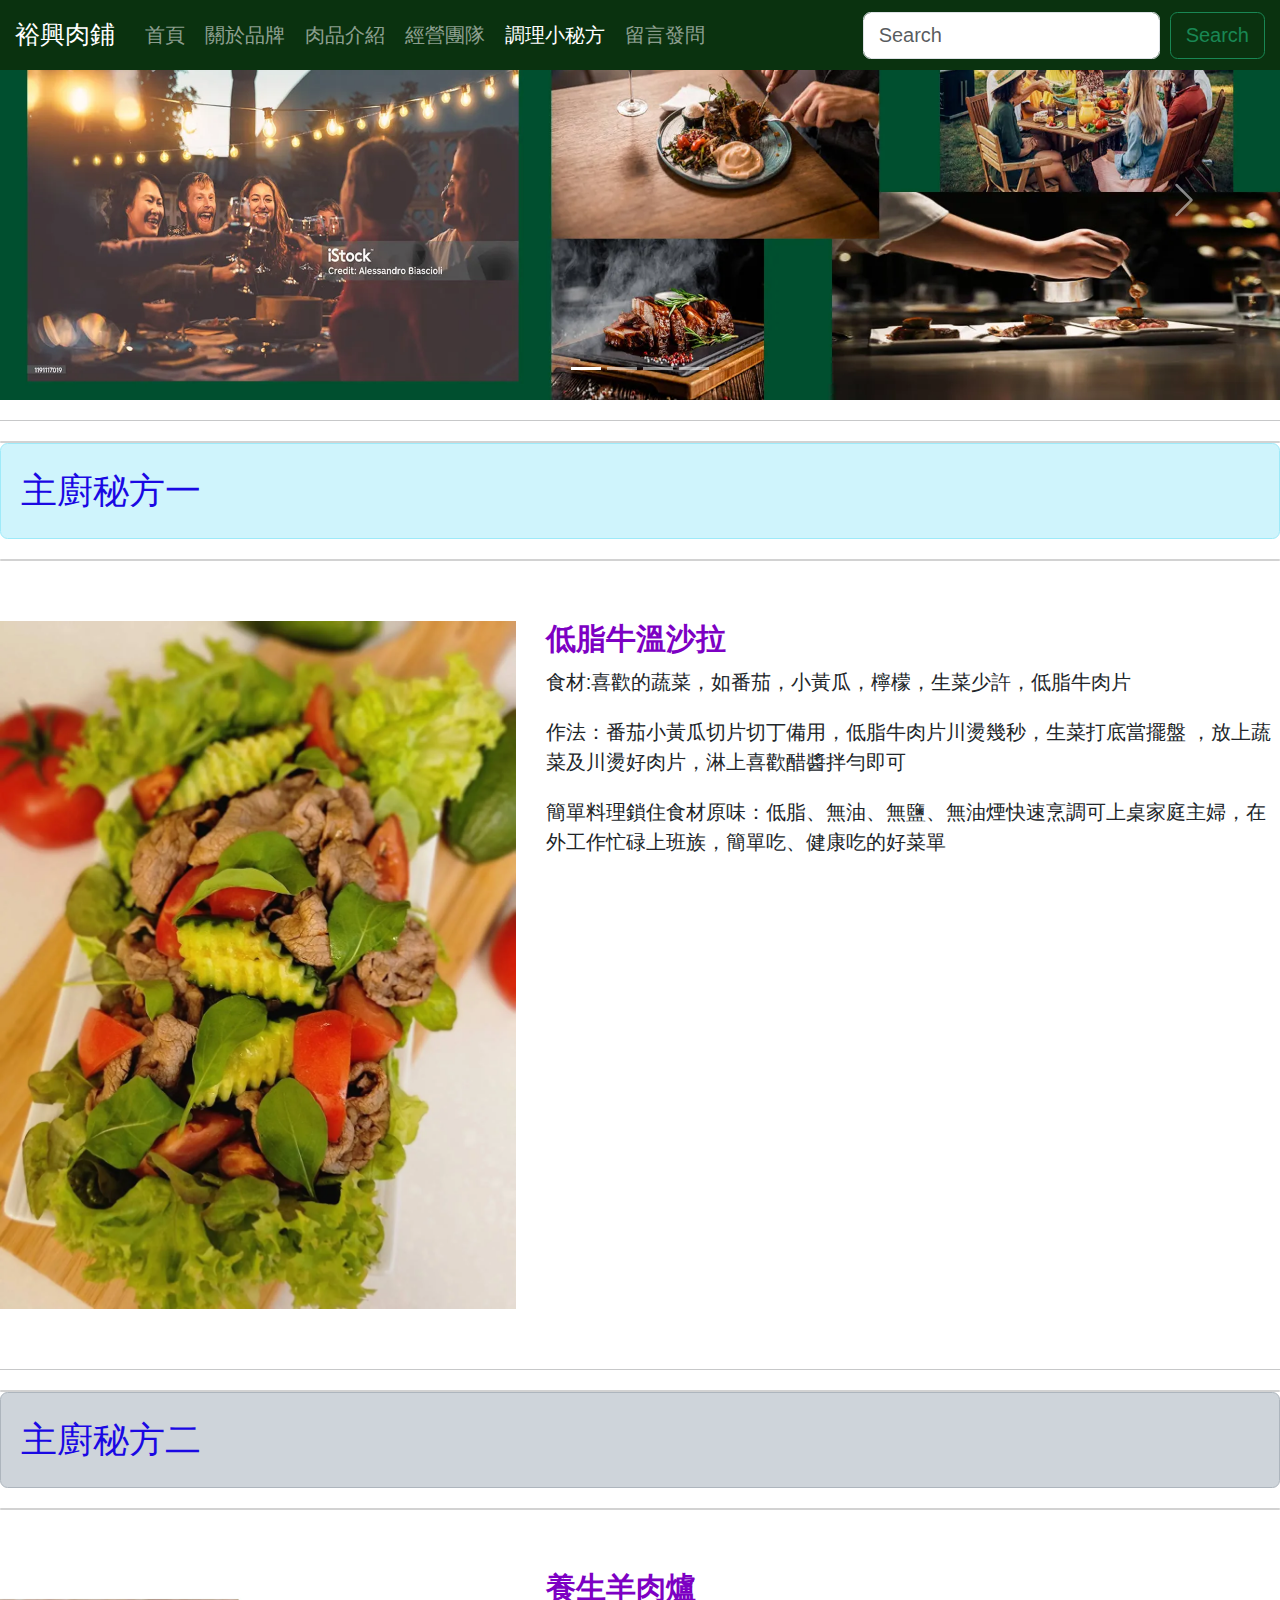
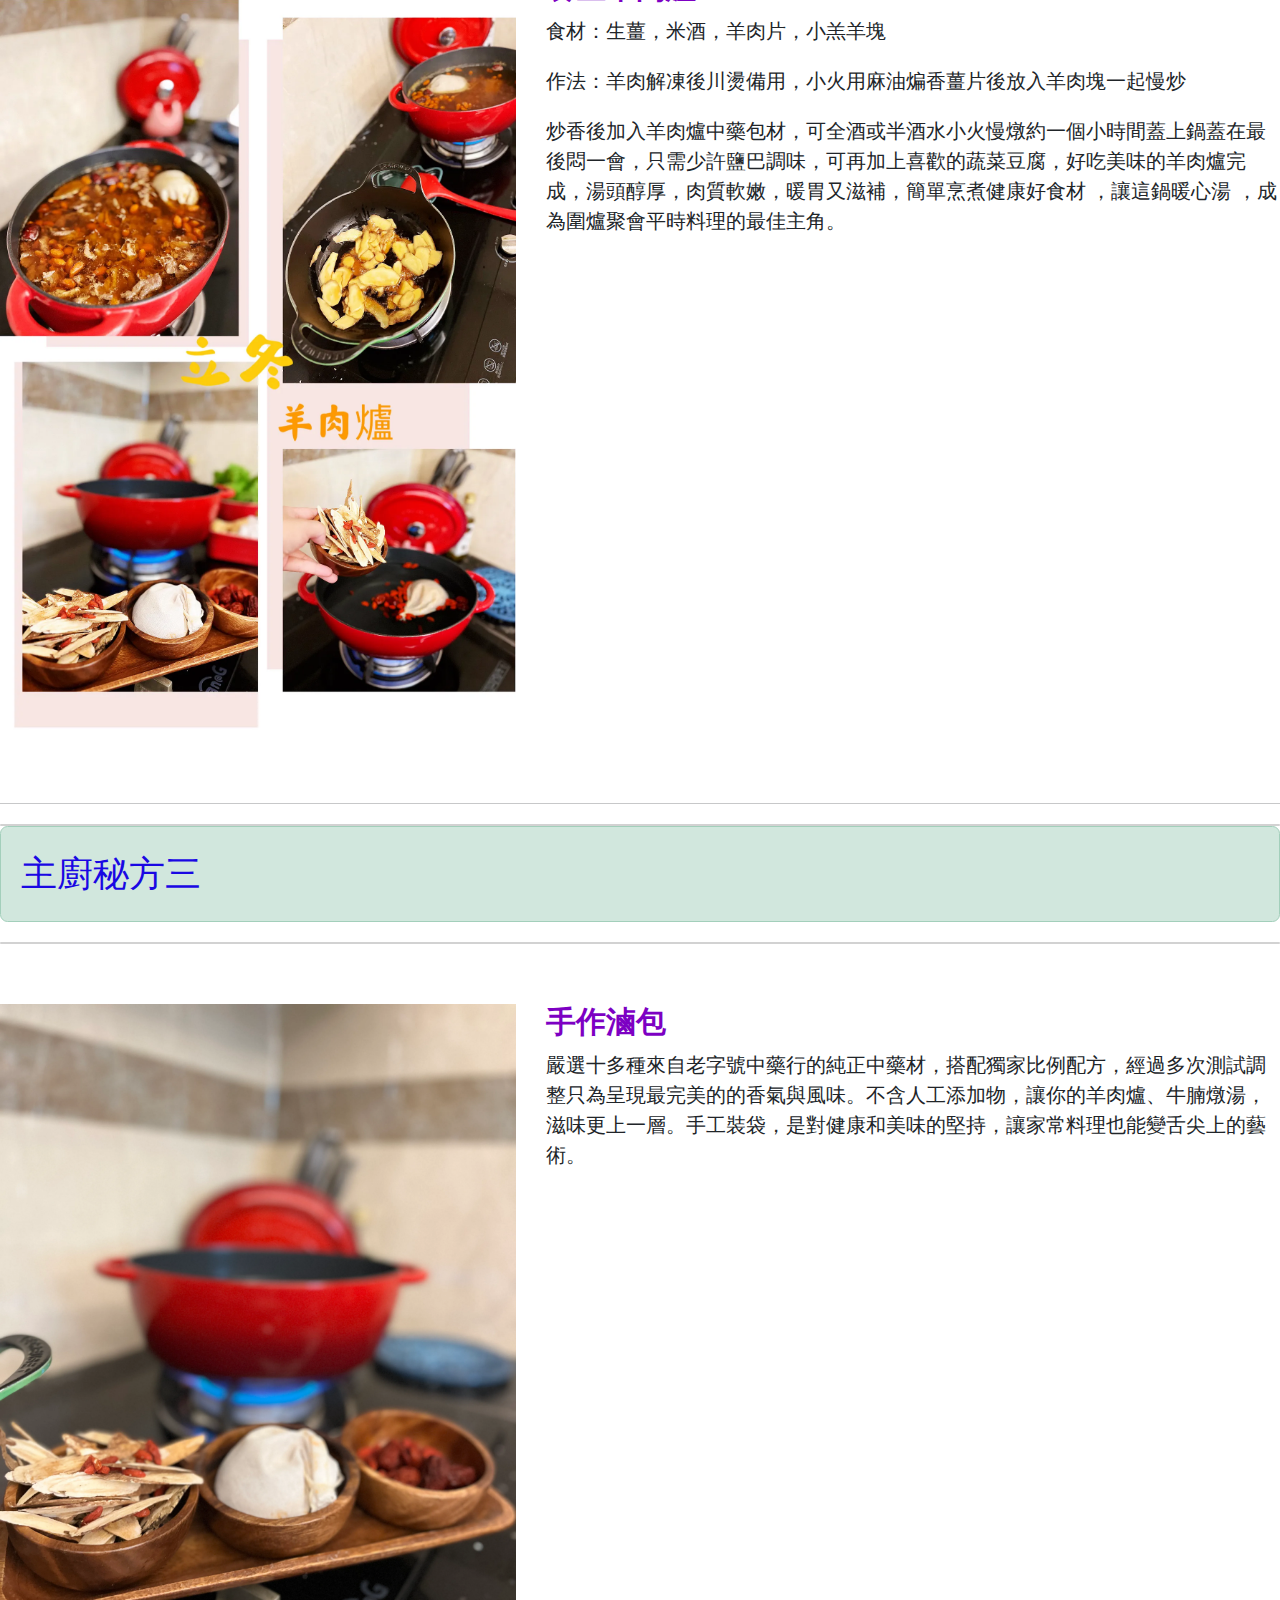
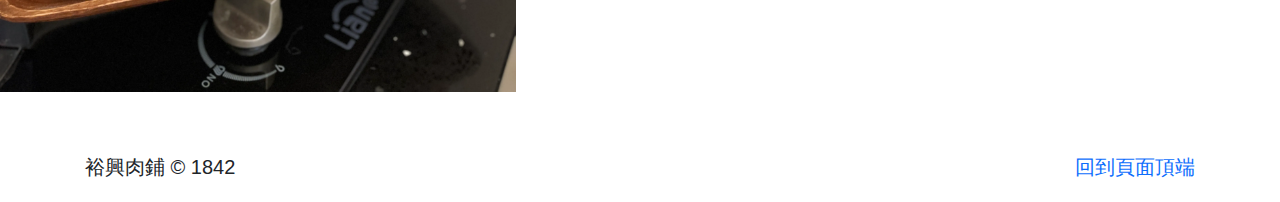
<file: safe.html>
<!doctype html>
<html lang="Zh-Hant-TW">
<head>
    <meta charset="UTF-8">
    <meta name="viewport" content="width=device-width, initial-scale=1">
    <meta name="author" content="裕興肉鋪">
    <meta name="description" content="裕興肉鋪，彰化員林高品質肉品專賣店，提供羊肉、雪花牛、低脂牛、翼阪牛、骰子牛、嫩煎牛、牛排、低脂牛、小羔羊等精選肉品，適合火鍋、燒烤與高端宴席，滿足各種烹調需求，讓每一餐都成為饗宴。">
    <meta name="generator" content="Visual Studio Code">
    <meta name="keywords" content="裕興肉鋪,彰化員林,肉品專賣店,羊肉,牛肉,牛排,低脂牛,翼阪牛,雪花牛,小羔羊,小羊排,高端美食,家庭聚餐,高級宴席,迷迭香羊排,紅酒搭配,火鍋肉片,燒烤肉片,牛肉片,羊肉片,豬肉片,減脂料理,養生料理,烹調技巧,嫩肩牛肉,牛腱燉煮,乾式熟成,濕式熟成,黑胡椒醬牛排,蒜香黃油牛排,美食饗宴,藝術烹飪,肉品批發,餐桌佳餚">
    <!--favicon-->
    <link rel="shortcut icon" href="/favicon.png">
  <title>裕興肉鋪-首頁</title>
  <link href="https://cdn.jsdelivr.net/npm/bootstrap@5.3.3/dist/css/bootstrap.min.css" rel="stylesheet" integrity="sha384-QWTKZyjpPEjISv5WaRU9OFeRpok6YctnYmDr5pNlyT2bRjXh0JMhjY6hW+ALEwIH" crossorigin="anonymous">
  <link rel="stylesheet" href="css/custom.css">
    <!--GA 追踪分析-->

</head>
  <body>
   <header class="fixed-top">
    <nav class="navbar navbar-expand-lg bg-dark navbar-dark">
      <div class="container-fluid">
        <a class="navbar-brand" href="#">裕興肉鋪</a>
        <button class="navbar-toggler" type="button" data-bs-toggle="collapse" data-bs-target="#navbarSupportedContent" aria-controls="navbarSupportedContent" aria-expanded="false" aria-label="Toggle navigation">
          <span class="navbar-toggler-icon"></span>
        </button>
        <div class="collapse navbar-collapse" id="navbarSupportedContent">
          <ul class="navbar-nav me-auto mb-2 mb-lg-0">
            <li class="nav-item">
              <a class="nav-link" href="contact.php">首頁</a>
            </li>
            <li class="nav-item">
            <a class="nav-link" href="about.html">關於品牌</a>
            </li>
            <li class="nav-item">
            <a class="nav-link" href="viewpoint.html">肉品介紹</a>
            </li>
            <li class="nav-item">
              <a class="nav-link" href="hotel.html">經營團隊</a>
            </li>            
            <li class="nav-item">
              <a class="nav-link active" aria-current="page" href="safe.html">調理小秘方</a>
            </li>            
            <li class="nav-item">
              <a class="nav-link" href="https://toolkit.url.com.tw/bbs/index.php?email=bbs@trial-157895.url.tw" target="_blank">留言發問</a>
            </li>
          </ul>      
          <form class="d-flex" role="search">
            <input class="form-control me-2" type="search" placeholder="Search" aria-label="Search">
            <button class="btn btn-outline-success" type="submit">Search</button>
          </form>        
        </div>      
      </div>    
    </nav>   
  </header>   
   <main>
    <div id="carouselExampleIndicators" class="carousel slide">
      <div class="carousel-indicators">
        <button type="button" data-bs-target="#carouselExampleIndicators" data-bs-slide-to="0" class="active" aria-current="true" aria-label="Slide 1"></button>
        <button type="button" data-bs-target="#carouselExampleIndicators" data-bs-slide-to="1" aria-label="Slide 2"></button>
        <button type="button" data-bs-target="#carouselExampleIndicators" data-bs-slide-to="2" aria-label="Slide 3"></button>
        <button type="button" data-bs-target="#carouselExampleIndicators" data-bs-slide-to="3" aria-label="Slide 4"></button>
       </div>
       <div class="carousel-inner">
        <div class="carousel-item active">
          <img src="images/index/BEEF/02.webp" class="d-block w-100" alt="裕興肉鋪" title="裕興肉鋪" aria-label="裕興肉鋪">
        </div>
        <div class="carousel-item">
          <img src="images/index/BEEF/01.webp" class="d-block w-100" alt="裕興肉鋪" title="裕興肉鋪" aria-label="裕興肉鋪">
        </div>
        <div class="carousel-item">
          <img src="images/index/BEEF/03.webp" class="d-block w-100" alt="裕興肉鋪" title="裕興肉鋪" aria-label="裕興肉鋪">
        </div>
        <div class="carousel-item">
          <img src="images/index/BEEF/04.webp" class="d-block w-100" alt="裕興肉鋪" title="裕興肉鋪" aria-label="裕興肉鋪">
        </div>
      </div>
      <button class="carousel-control-next" type="button" data-bs-target="#carouselExampleIndicators" data-bs-slide="next">
        <span class="carousel-control-next-icon" aria-hidden="true"></span>
        <span class="visually-hidden">Next</span>
      </button>
    </div>
    <hr>
    <div class="class card mt-3"></div>
    <div class="alert alert-info" role="alert" style="font-size:36px;color:rgb(26, 8, 227)"> 主廚秘方一
    </div>
    <div class="class card mb-3"></div>
    <div class="row my-5">
    <div class="col-md-5">
    <img src="images/safe/99.webp" class="img-fluid mx-auto" title="主廚秘方一" alt="主廚秘方一" aria-label="主廚秘方一" >
    </div>
    <div class="col-md-7">
    <h3>低脂牛溫沙拉<span class="text-muted"> </span></h3>
    <p class="card-text">食材:喜歡的蔬菜，如番茄，小黃瓜，檸檬，生菜少許，低脂牛肉片</p>
    <p class="card-text">作法：番茄小黃瓜切片切丁備用，低脂牛肉片川燙幾秒，生菜打底當擺盤 ，放上蔬菜及川燙好肉片，淋上喜歡醋醬拌勻即可</p>
    <p class="card-text">簡單料理鎖住食材原味：低脂、無油、無鹽、無油煙快速烹調可上桌家庭主婦，在外工作忙碌上班族，簡單吃、健康吃的好菜單</p>
    </div>
    </div>
    <hr>
    <div class="class card mt-3"></div>
    <div class="alert alert-dark" role="alert" style="font-size:36px;color:rgb(26, 8, 227)"> 主廚秘方二</div>
    <div class="class card mb-3"></div>
    <div class="row my-5">
    <div class="col-md-5">
      <img src="images/about/23.webp" class="img-fluid mx-auto" title="主廚秘方二" alt="主廚秘方二紹" aria-label="主廚秘方二" >
    </div>
    <div class="col-md-7">
      <h3>養生羊肉爐<span class="text-muted"> </span></h3>
        <p class="card-text">食材：生薑，米酒，羊肉片，小羔羊塊</p>
        <p class="card-text">作法：羊肉解凍後川燙備用，小火用麻油煸香薑片後放入羊肉塊一起慢炒</p>
        <p class="card-text">炒香後加入羊肉爐中藥包材，可全酒或半酒水小火慢燉約一個小時間蓋上鍋蓋在最後悶一會，只需少許鹽巴調味，可再加上喜歡的蔬菜豆腐，好吃美味的羊肉爐完成，湯頭醇厚，肉質軟嫩，暖胃又滋補，簡單烹煮健康好食材 ，讓這鍋暖心湯 ，成為圍爐聚會平時料理的最佳主角。</p>
    </div>
    </div>
    <hr>
    <div class="class card mt-3"></div>
    <div class="alert alert-success" role="alert" style="font-size:36px;color:rgb(26, 8, 227)"> 主廚秘方三</div>
    <div class="class card mb-3"></div>
    <div class="row my-5">
    <div class="col-md-5">
      <img src="images/about/52.webp" class="img-fluid mx-auto" title="主廚秘方三" alt="主廚秘方三" aria-label="主廚秘方三" >
    </div>
    <div class="col-md-7">
      <h3>手作滷包<span class="text-muted"> </span></h3>
        <p class="card-text">嚴選十多種來自老字號中藥行的純正中藥材，搭配獨家比例配方，經過多次測試調整只為呈現最完美的的香氣與風味。不含人工添加物，讓你的羊肉爐、牛腩燉湯，滋味更上一層。手工裝袋，是對健康和美味的堅持，讓家常料理也能變舌尖上的藝術。</p>
    </div>
    </div>

    <footer class="container" >
    <p class="float-end"><a href="#top" >回到頁面頂端</a></p>
    <p>裕興肉鋪 &copy; 1842</p>
   </footer>
  






  </main> 
  <script src="https://cdn.jsdelivr.net/npm/bootstrap@5.3.3/dist/js/bootstrap.bundle.min.js" integrity="sha384-YvpcrYf0tY3lHB60NNkmXc5s9fDVZLESaAA55NDzOxhy9GkcIdslK1eN7N6jIeHz" crossorigin="anonymous"></script>
  </body>
</html>
</file>
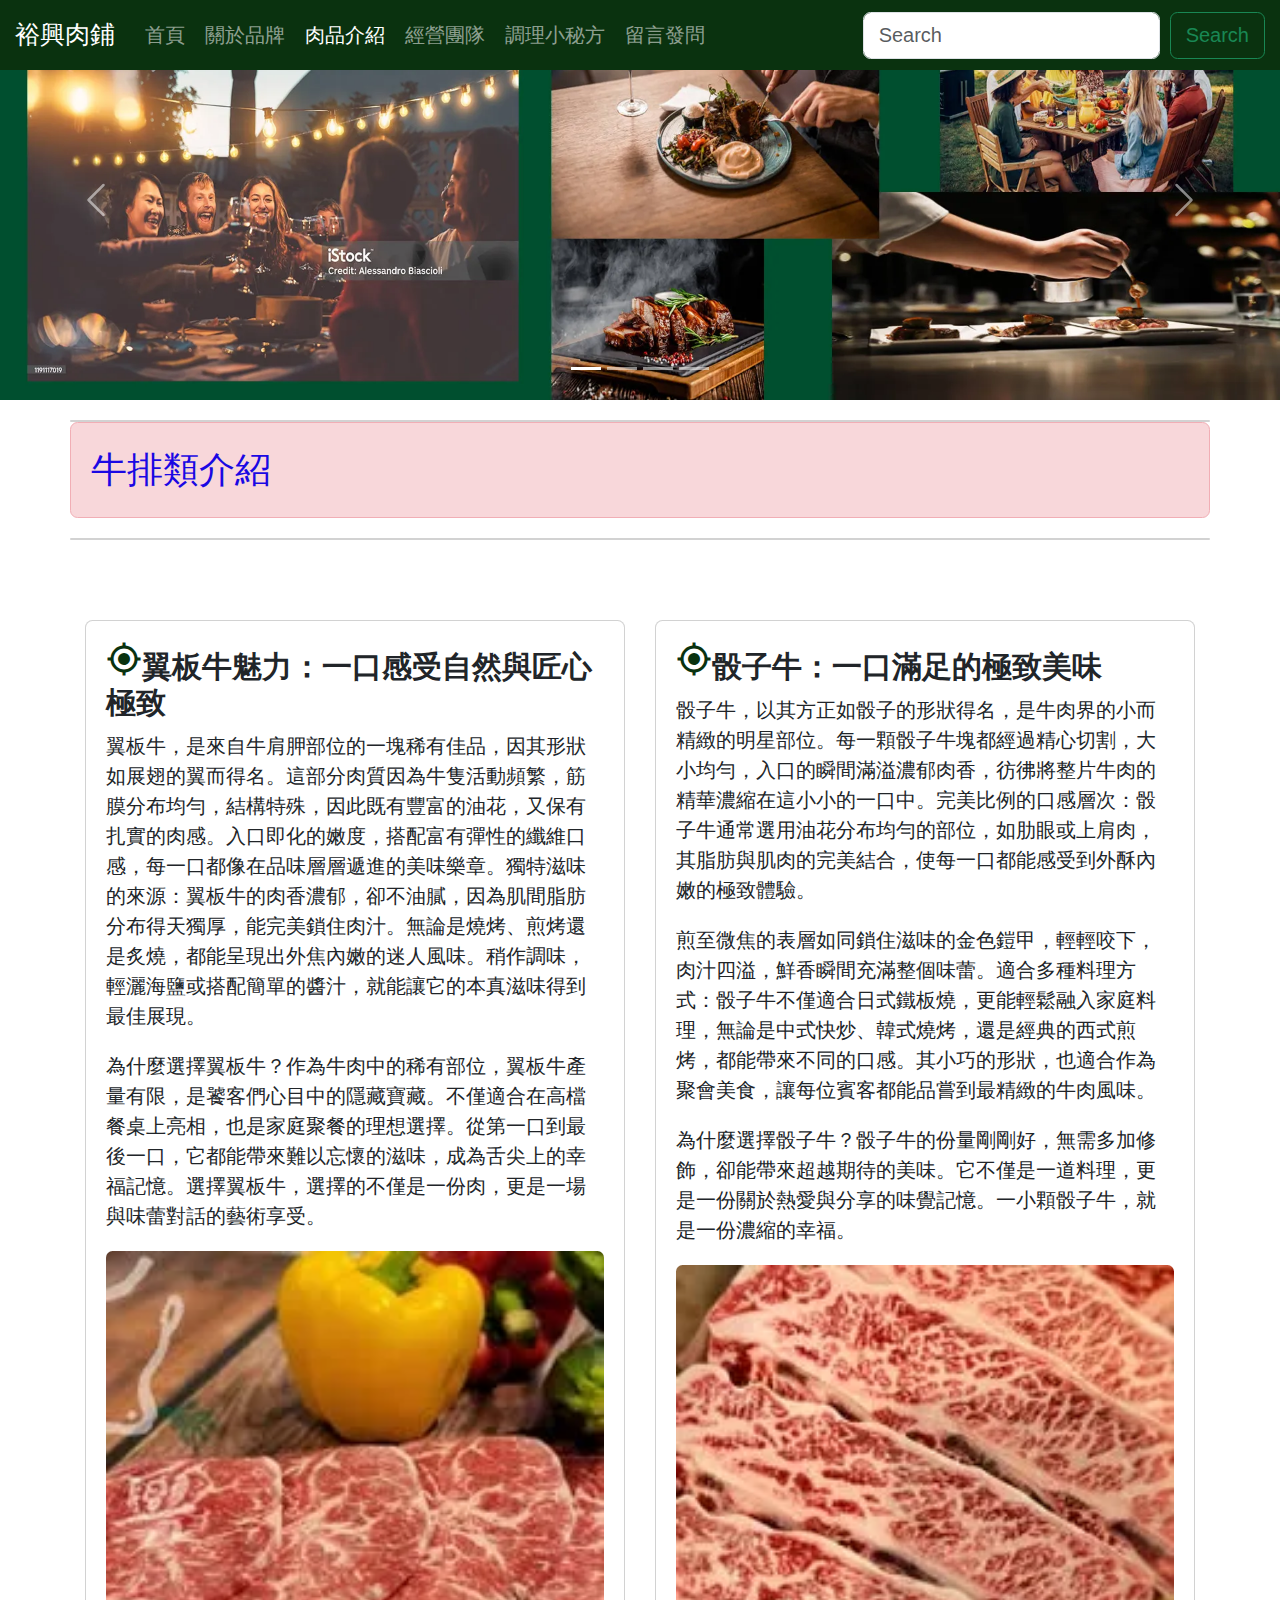
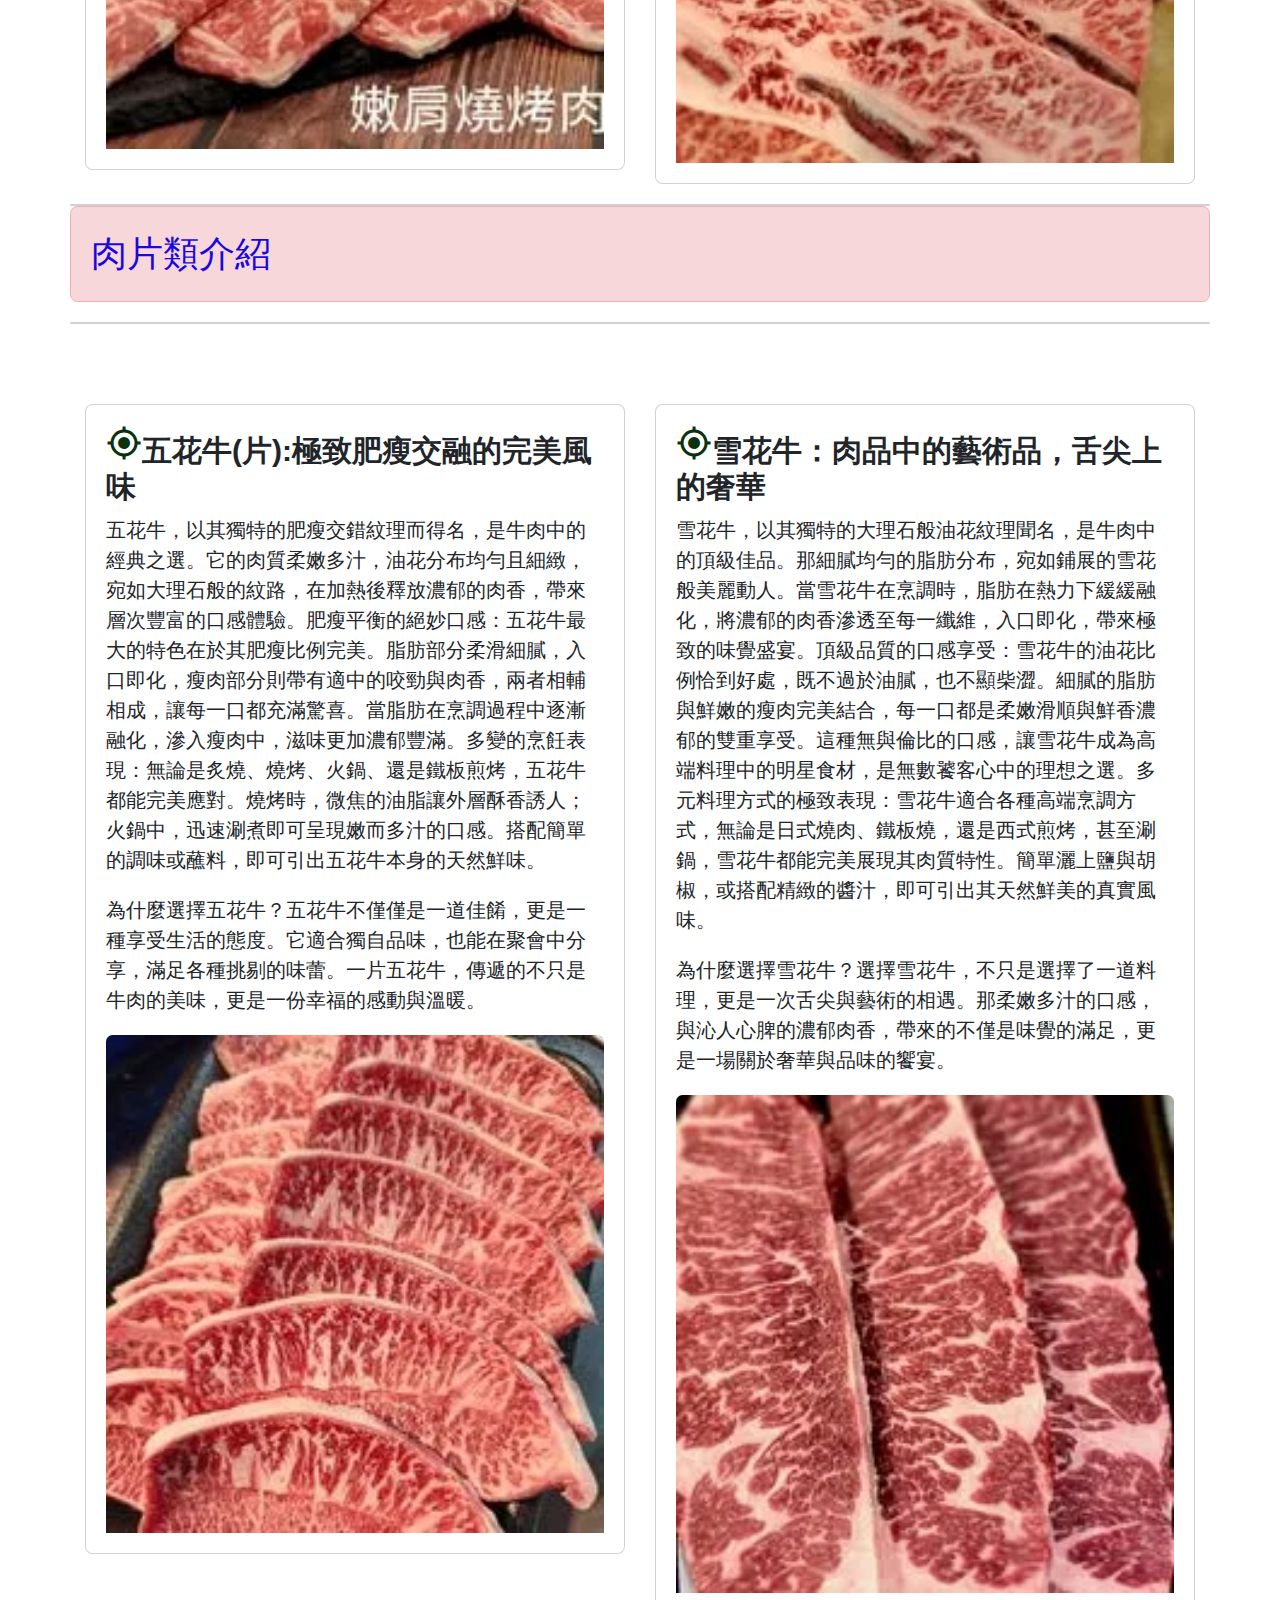
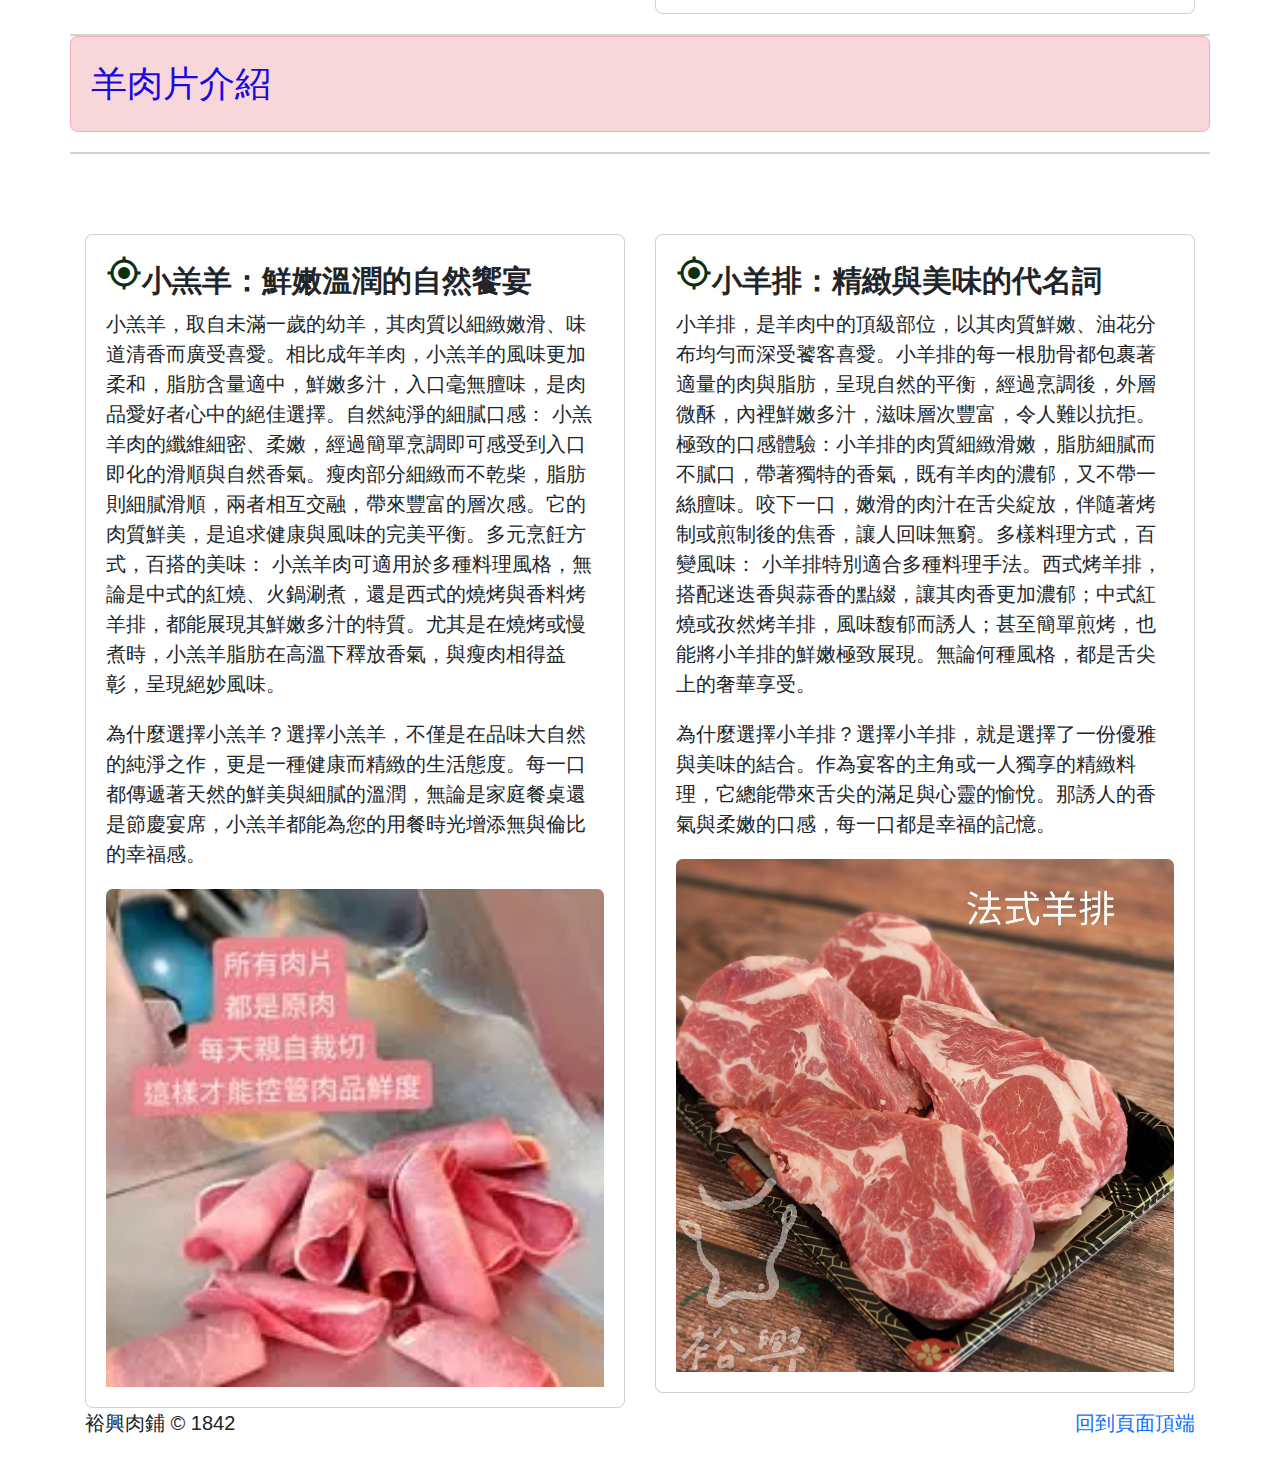
<file: viewpoint.html>
<!doctype html>
<html lang="Zh-Hant-TW">
<head>
    <meta charset="UTF-8">
    <meta name="viewport" content="width=device-width, initial-scale=1">
    <meta name="author" content="裕興肉鋪">
    <meta name="description" content="裕興肉鋪,台灣肉品專賣店,冷鏈技術,低溫冷凍,新鮮肉品,優質肉品,羊肉,牛肉,豬肉,家庭烹飪,聚會燒烤,精緻料理,厚切牛排,精選羊腿,豬五花,專業肉品,肉品直送,透明供應鏈,品質檢驗,牧場直送,合理價格,客製化服務,健康食材,美味肉品,1979年創立,食品品牌,專業切割師,肉品加工,生活美好,信譽農場,最新鮮肉品,健康飲食,台灣食品品牌,貼心服務">
    <meta name="generator" content="Visual Studio Code">
    <meta name="keywords" content="裕興肉鋪">
    <!--favicon-->
    <link rel="shortcut icon" href="/favicon.png">
  <title>裕興肉鋪-關於品牌</title>
  <link href="https://cdn.jsdelivr.net/npm/bootstrap@5.3.3/dist/css/bootstrap.min.css" rel="stylesheet" integrity="sha384-QWTKZyjpPEjISv5WaRU9OFeRpok6YctnYmDr5pNlyT2bRjXh0JMhjY6hW+ALEwIH" crossorigin="anonymous">
  <link rel="stylesheet" href="https://fonts.googleapis.com/icon?family=Material+Icons">
  <link rel="stylesheet" href="css/custom.css">
    <!--GA 追踪分析-->

</head>
  <body>
   <header class="fixed-top">
    <nav class="navbar navbar-expand-lg bg-dark navbar-dark">
      <div class="container-fluid">
        <a class="navbar-brand" href="#">裕興肉鋪</a>
        <button class="navbar-toggler" type="button" data-bs-toggle="collapse" data-bs-target="#navbarSupportedContent" aria-controls="navbarSupportedContent" aria-expanded="false" aria-label="Toggle navigation">
          <span class="navbar-toggler-icon"></span>
        </button>
        <div class="collapse navbar-collapse" id="navbarSupportedContent">
          <ul class="navbar-nav me-auto mb-2 mb-lg-0">
            <li class="nav-item">
              <a class="nav-link" href="index.html">首頁</a>
            </li>
            <li class="nav-item">
            <a class="nav-link" href="hotel.html">關於品牌</a>
            </li>
            <li class="nav-item">
            <a class="nav-link active" aria-current="page" href="viewpoint.html">肉品介紹</a>
            </li>
            <li class="nav-item">
              <a class="nav-link" href="hotel.html">經營團隊</a>
            </li>            
            <li class="nav-item">
              <a class="nav-link" href="safe.html">調理小秘方</a>
            </li>            
            <li class="nav-item">
              <a class="nav-link" href="https://toolkit.url.com.tw/bbs/index.php?email=bbs@trial-157895.url.tw" target="_blank">留言發問</a>
            </li>
          </ul>      
          <form class="d-flex" role="search">
            <input class="form-control me-2" type="search" placeholder="Search" aria-label="Search">
            <button class="btn btn-outline-success" type="submit">Search</button>
          </form>        
        </div>      
      </div>    
    </nav>   
  </header>   
   <main>
    <div id="carouselExampleIndicators" class="carousel slide">
      <div class="carousel-indicators">
        <button type="button" data-bs-target="#carouselExampleIndicators" data-bs-slide-to="0" class="active" aria-current="true" aria-label="Slide 1"></button>
        <button type="button" data-bs-target="#carouselExampleIndicators" data-bs-slide-to="1" aria-label="Slide 2"></button>
        <button type="button" data-bs-target="#carouselExampleIndicators" data-bs-slide-to="2" aria-label="Slide 3"></button>
        <button type="button" data-bs-target="#carouselExampleIndicators" data-bs-slide-to="3" aria-label="Slide 4"></button>
       </div>
      <div class="carousel-inner">
        <div class="carousel-item active">
          <img src="images/index/BEEF/02.webp" class="d-block w-100" alt="裕興肉鋪" title="裕興肉鋪" aria-label="裕興肉鋪">
        </div>
        <div class="carousel-item">
          <img src="images/index/BEEF/01.webp" class="d-block w-100" alt="裕興肉鋪" title="裕興肉鋪" aria-label="裕興肉鋪">
        </div>
        <div class="carousel-item">
          <img src="images/index/BEEF/03.webp" class="d-block w-100" alt="裕興肉鋪" title="裕興肉鋪" aria-label="裕興肉鋪">
        </div>
        <div class="carousel-item">
          <img src="images/index/BEEF/04.webp" class="d-block w-100" alt="裕興肉鋪" title="裕興肉鋪" aria-label="裕興肉鋪">
        </div>
      </div>
      <button class="carousel-control-prev" type="button" data-bs-target="#carouselExampleIndicators" data-bs-slide="prev">
        <span class="carousel-control-prev-icon" aria-hidden="true"></span>
        <span class="visually-hidden">Previous</span>
      </button>
      <button class="carousel-control-next" type="button" data-bs-target="#carouselExampleIndicators" data-bs-slide="next">
        <span class="carousel-control-next-icon" aria-hidden="true"></span>
        <span class="visually-hidden">Next</span>
      </button>
    </div>

    <div class="container">
     <div class="row">
        
        
    <div class="class card mt-3"></div>
    <div class="alert alert-danger" role="alert" style="font-size:36px;color:rgb(26, 8, 227)"> 牛排類介紹</div>
    <div class="class card mb-3"></div>
        
    <div class="col-lg-6">
        <div class="card mt-5">
        <div class="card-body">
        <h2 class="card-title"><i class="material-icons" style="font-size:36px;color:rgb(10,50, 15)">gps_fixed</i>翼板牛魅力：一口感受自然與匠心極致</h2>
        <p class="card-text">翼板牛，是來自牛肩胛部位的一塊稀有佳品，因其形狀如展翅的翼而得名。這部分肉質因為牛隻活動頻繁，筋膜分布均勻，結構特殊，因此既有豐富的油花，又保有扎實的肉感。入口即化的嫩度，搭配富有彈性的纖維口感，每一口都像在品味層層遞進的美味樂章。獨特滋味的來源：翼板牛的肉香濃郁，卻不油膩，因為肌間脂肪分布得天獨厚，能完美鎖住肉汁。無論是燒烤、煎烤還是炙燒，都能呈現出外焦內嫩的迷人風味。稍作調味，輕灑海鹽或搭配簡單的醬汁，就能讓它的本真滋味得到最佳展現。</p>
         <p class="card-text">為什麼選擇翼板牛？作為牛肉中的稀有部位，翼板牛產量有限，是饕客們心目中的隱藏寶藏。不僅適合在高檔餐桌上亮相，也是家庭聚餐的理想選擇。從第一口到最後一口，它都能帶來難以忘懷的滋味，成為舌尖上的幸福記憶。選擇翼板牛，選擇的不僅是一份肉，更是一場與味蕾對話的藝術享受。</p>
        <img src="images/viewpoint/07.webp" class="card-img-top" alt="翼板牛" title="翼板牛" aria-label="翼板牛">
        </div>
        </div>
    </div>
    <div class="col-lg-6">
        <div class="card mt-5">
        <div class="card-body">
                  <h2 class="card-title"><i class="material-icons" style="font-size:36px;color:rgb(10,50, 15)">gps_fixed</i>骰子牛：一口滿足的極致美味</h2>
                  <p class="card-text">骰子牛，以其方正如骰子的形狀得名，是牛肉界的小而精緻的明星部位。每一顆骰子牛塊都經過精心切割，大小均勻，入口的瞬間滿溢濃郁肉香，彷彿將整片牛肉的精華濃縮在這小小的一口中。完美比例的口感層次：骰子牛通常選用油花分布均勻的部位，如肋眼或上肩肉，其脂肪與肌肉的完美結合，使每一口都能感受到外酥內嫩的極致體驗。
                    <p class="card-text">煎至微焦的表層如同鎖住滋味的金色鎧甲，輕輕咬下，肉汁四溢，鮮香瞬間充滿整個味蕾。適合多種料理方式：骰子牛不僅適合日式鐵板燒，更能輕鬆融入家庭料理，無論是中式快炒、韓式燒烤，還是經典的西式煎烤，都能帶來不同的口感。其小巧的形狀，也適合作為聚會美食，讓每位賓客都能品嘗到最精緻的牛肉風味。</p>
                  <p class="card-text">為什麼選擇骰子牛？骰子牛的份量剛剛好，無需多加修飾，卻能帶來超越期待的美味。它不僅是一道料理，更是一份關於熱愛與分享的味覺記憶。一小顆骰子牛，就是一份濃縮的幸福。</p>
                  <img src="images/viewpoint/04.webp" class="card-img-top" alt="裕興肉鋪" title="裕興肉鋪" aria-label="裕興肉鋪">
                </div>
              </div>
    </div>
             
    <div class="class card mt-3"></div>
    <div class="alert alert-danger" role="alert" style="font-size:36px;color:rgb(26, 8, 227)"> 肉片類介紹</div>
    <div class="class card mb-3"></div>

    <div class="col-lg-6">
            <div class="card mt-5">
                <div class="card-body">
                  <h2 class="card-title"><i class="material-icons" style="font-size:36px;color:rgb(10,50, 15)">gps_fixed</i>五花牛(片):極致肥瘦交融的完美風味</h2>
                  <p class="card-text">五花牛，以其獨特的肥瘦交錯紋理而得名，是牛肉中的經典之選。它的肉質柔嫩多汁，油花分布均勻且細緻，宛如大理石般的紋路，在加熱後釋放濃郁的肉香，帶來層次豐富的口感體驗。肥瘦平衡的絕妙口感：五花牛最大的特色在於其肥瘦比例完美。脂肪部分柔滑細膩，入口即化，瘦肉部分則帶有適中的咬勁與肉香，兩者相輔相成，讓每一口都充滿驚喜。當脂肪在烹調過程中逐漸融化，滲入瘦肉中，滋味更加濃郁豐滿。多變的烹飪表現：無論是炙燒、燒烤、火鍋、還是鐵板煎烤，五花牛都能完美應對。燒烤時，微焦的油脂讓外層酥香誘人；火鍋中，迅速涮煮即可呈現嫩而多汁的口感。搭配簡單的調味或蘸料，即可引出五花牛本身的天然鮮味。</p>
                  <p class="card-text">為什麼選擇五花牛？五花牛不僅僅是一道佳餚，更是一種享受生活的態度。它適合獨自品味，也能在聚會中分享，滿足各種挑剔的味蕾。一片五花牛，傳遞的不只是牛肉的美味，更是一份幸福的感動與溫暖。</p>
                  <img src="images/viewpoint/05.webp" class="card-img-top" alt="五花牛" title="五花牛" aria-label="五花牛">
                </div>
              </div>
    </div>
    <div class="col-lg-6">
            <div class="card mt-5">
                <div class="card-body">
                  <h2 class="card-title"><i class="material-icons" style="font-size:36px;color:rgb(10,50, 15)">gps_fixed</i>雪花牛：肉品中的藝術品，舌尖上的奢華</h2>
                  <p class="card-text">雪花牛，以其獨特的大理石般油花紋理聞名，是牛肉中的頂級佳品。那細膩均勻的脂肪分布，宛如鋪展的雪花般美麗動人。當雪花牛在烹調時，脂肪在熱力下緩緩融化，將濃郁的肉香滲透至每一纖維，入口即化，帶來極致的味覺盛宴。頂級品質的口感享受：雪花牛的油花比例恰到好處，既不過於油膩，也不顯柴澀。細膩的脂肪與鮮嫩的瘦肉完美結合，每一口都是柔嫩滑順與鮮香濃郁的雙重享受。這種無與倫比的口感，讓雪花牛成為高端料理中的明星食材，是無數饕客心中的理想之選。多元料理方式的極致表現：雪花牛適合各種高端烹調方式，無論是日式燒肉、鐵板燒，還是西式煎烤，甚至涮鍋，雪花牛都能完美展現其肉質特性。簡單灑上鹽與胡椒，或搭配精緻的醬汁，即可引出其天然鮮美的真實風味。</p>
                  <p class="card-text"> 為什麼選擇雪花牛？選擇雪花牛，不只是選擇了一道料理，更是一次舌尖與藝術的相遇。那柔嫩多汁的口感，與沁人心脾的濃郁肉香，帶來的不僅是味覺的滿足，更是一場關於奢華與品味的饗宴。</p>
                  <img src="images/viewpoint/14.webp" class="card-img-top" alt="雪花牛" title="雪花牛" aria-label="雪花牛">
                </div>
              </div>
    </div>
    
    <div class="class card mt-3"></div>
    <div class="alert alert-danger" role="alert" style="font-size:36px;color:rgb(26, 8, 227)"> 羊肉片介紹</div>
    <div class="class card mb-3"></div>

    <div class="col-lg-6">
        <div class="card mt-5">
            <div class="card-body">
              <h2 class="card-title"><i class="material-icons" style="font-size:36px;color:rgb(10,50, 15)">gps_fixed</i>小羔羊：鮮嫩溫潤的自然饗宴</h2>
              <p class="card-text">小羔羊，取自未滿一歲的幼羊，其肉質以細緻嫩滑、味道清香而廣受喜愛。相比成年羊肉，小羔羊的風味更加柔和，脂肪含量適中，鮮嫩多汁，入口毫無膻味，是肉品愛好者心中的絕佳選擇。自然純淨的細膩口感：
              小羔羊肉的纖維細密、柔嫩，經過簡單烹調即可感受到入口即化的滑順與自然香氣。瘦肉部分細緻而不乾柴，脂肪則細膩滑順，兩者相互交融，帶來豐富的層次感。它的肉質鮮美，是追求健康與風味的完美平衡。多元烹飪方式，百搭的美味：
              小羔羊肉可適用於多種料理風格，無論是中式的紅燒、火鍋涮煮，還是西式的燒烤與香料烤羊排，都能展現其鮮嫩多汁的特質。尤其是在燒烤或慢煮時，小羔羊脂肪在高溫下釋放香氣，與瘦肉相得益彰，呈現絕妙風味。</p>
              <p class="card-text">為什麼選擇小羔羊？選擇小羔羊，不僅是在品味大自然的純淨之作，更是一種健康而精緻的生活態度。每一口都傳遞著天然的鮮美與細膩的溫潤，無論是家庭餐桌還是節慶宴席，小羔羊都能為您的用餐時光增添無與倫比的幸福感。</p>
              <img src="images/viewpoint/09.webp" class="card-img-top" alt="小羔羊" title="小羔羊" aria-label="小羔羊">
            </div>
          </div>
    </div>
    <div class="col-lg-6">
        <div class="card mt-5">
            <div class="card-body">
              <h2 class="card-title"><i class="material-icons" style="font-size:36px;color:rgb(10,50, 15)">gps_fixed</i>小羊排：精緻與美味的代名詞</h2>
              <p class="card-text">小羊排，是羊肉中的頂級部位，以其肉質鮮嫩、油花分布均勻而深受饕客喜愛。小羊排的每一根肋骨都包裹著適量的肉與脂肪，呈現自然的平衡，經過烹調後，外層微酥，內裡鮮嫩多汁，滋味層次豐富，令人難以抗拒。極致的口感體驗：小羊排的肉質細緻滑嫩，脂肪細膩而不膩口，帶著獨特的香氣，既有羊肉的濃郁，又不帶一絲膻味。咬下一口，嫩滑的肉汁在舌尖綻放，伴隨著烤制或煎制後的焦香，讓人回味無窮。多樣料理方式，百變風味：
              小羊排特別適合多種料理手法。西式烤羊排，搭配迷迭香與蒜香的點綴，讓其肉香更加濃郁；中式紅燒或孜然烤羊排，風味馥郁而誘人；甚至簡單煎烤，也能將小羊排的鮮嫩極致展現。無論何種風格，都是舌尖上的奢華享受。</p>
              <p class="card-text">為什麼選擇小羊排？選擇小羊排，就是選擇了一份優雅與美味的結合。作為宴客的主角或一人獨享的精緻料理，它總能帶來舌尖的滿足與心靈的愉悅。那誘人的香氣與柔嫩的口感，每一口都是幸福的記憶。</p>
              <img src="images/viewpoint/03.webp" class="card-img-top" alt="小羊排" title="小羊排" aria-label="小羊排">
            </div>
          </div>
    </div>

    <footer class="container" >
    <p class="float-end"><a href="#top" >回到頁面頂端</a></p>
    <p>裕興肉鋪 &copy; 1842</p>
    </footer> 
  </main> 
    <script src="https://cdn.jsdelivr.net/npm/bootstrap@5.3.3/dist/js/bootstrap.bundle.min.js" integrity="sha384-YvpcrYf0tY3lHB60NNkmXc5s9fDVZLESaAA55NDzOxhy9GkcIdslK1eN7N6jIeHz" crossorigin="anonymous"></script>
  </body>
</html>
</file>
<file: css/custom.css>
:root,
[data-bs-theme=light] 
{
 --bs-dark-rgb: 10,50,15;
}
/*連結GOOGLE 雲端字體，提供用戶一致體驗UX*/
@import url('https://fonts.googleapis.com/css2?family=Noto+Sans+TC:wght@300&display=swap');

/*透過BODY 標籤，改變全部的文字預設字體*/
body {font-family: "微軟正黑體","Noto Sans TC", sans-serif;}

html {font-size: 20px;}

footer a {text-decoration: none;}

h2              {font-size:1.5rem; font-weight:900; color:rgb(39,102,229);}
.h2-custom-pink {font-size:  3rem; font-weight:900; color:rgb(255,0,195);}
h3              {font-size:1.5rem; font-weight:900; color:rgb(125,0,195);}

.text-orange {
    color: #9f110a;
}

.carousel-item img{
    min-height: 350px;
    max-height: 600px;
    object-fit: cover;
}
</file>
